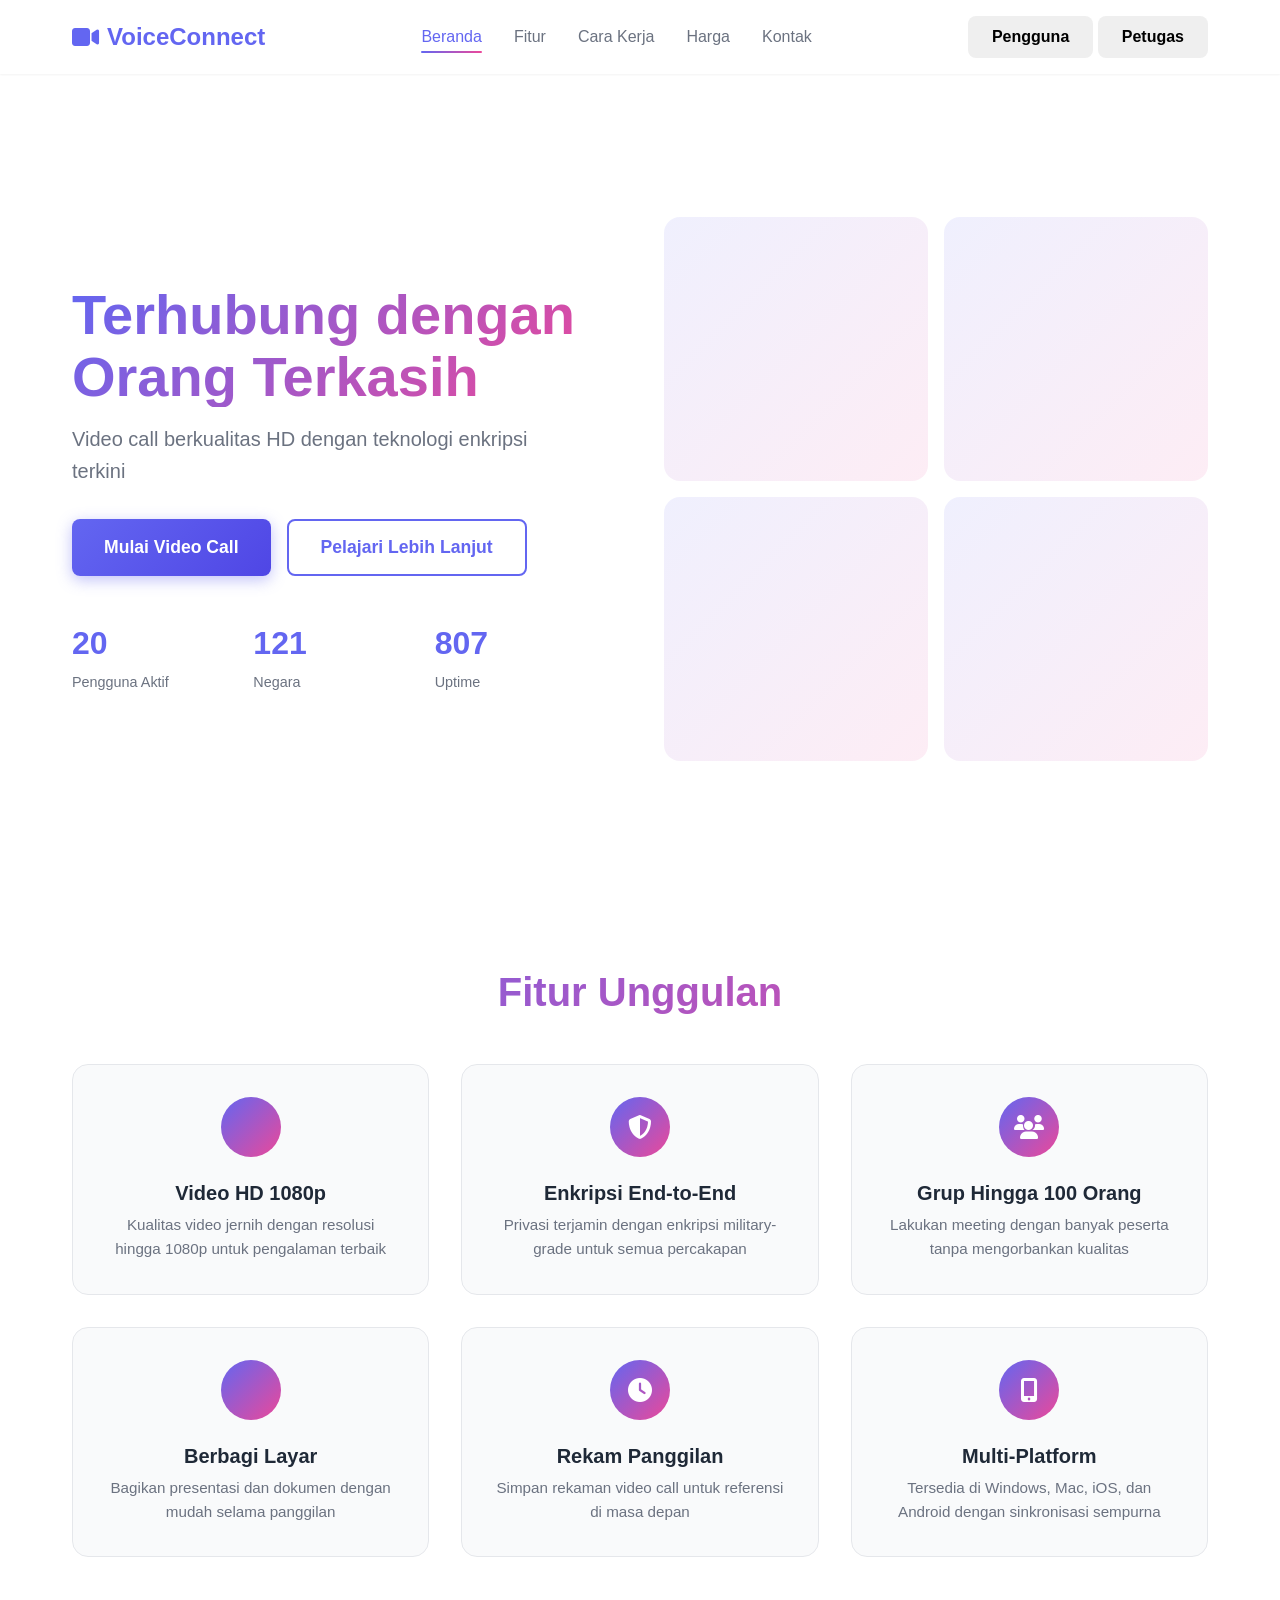
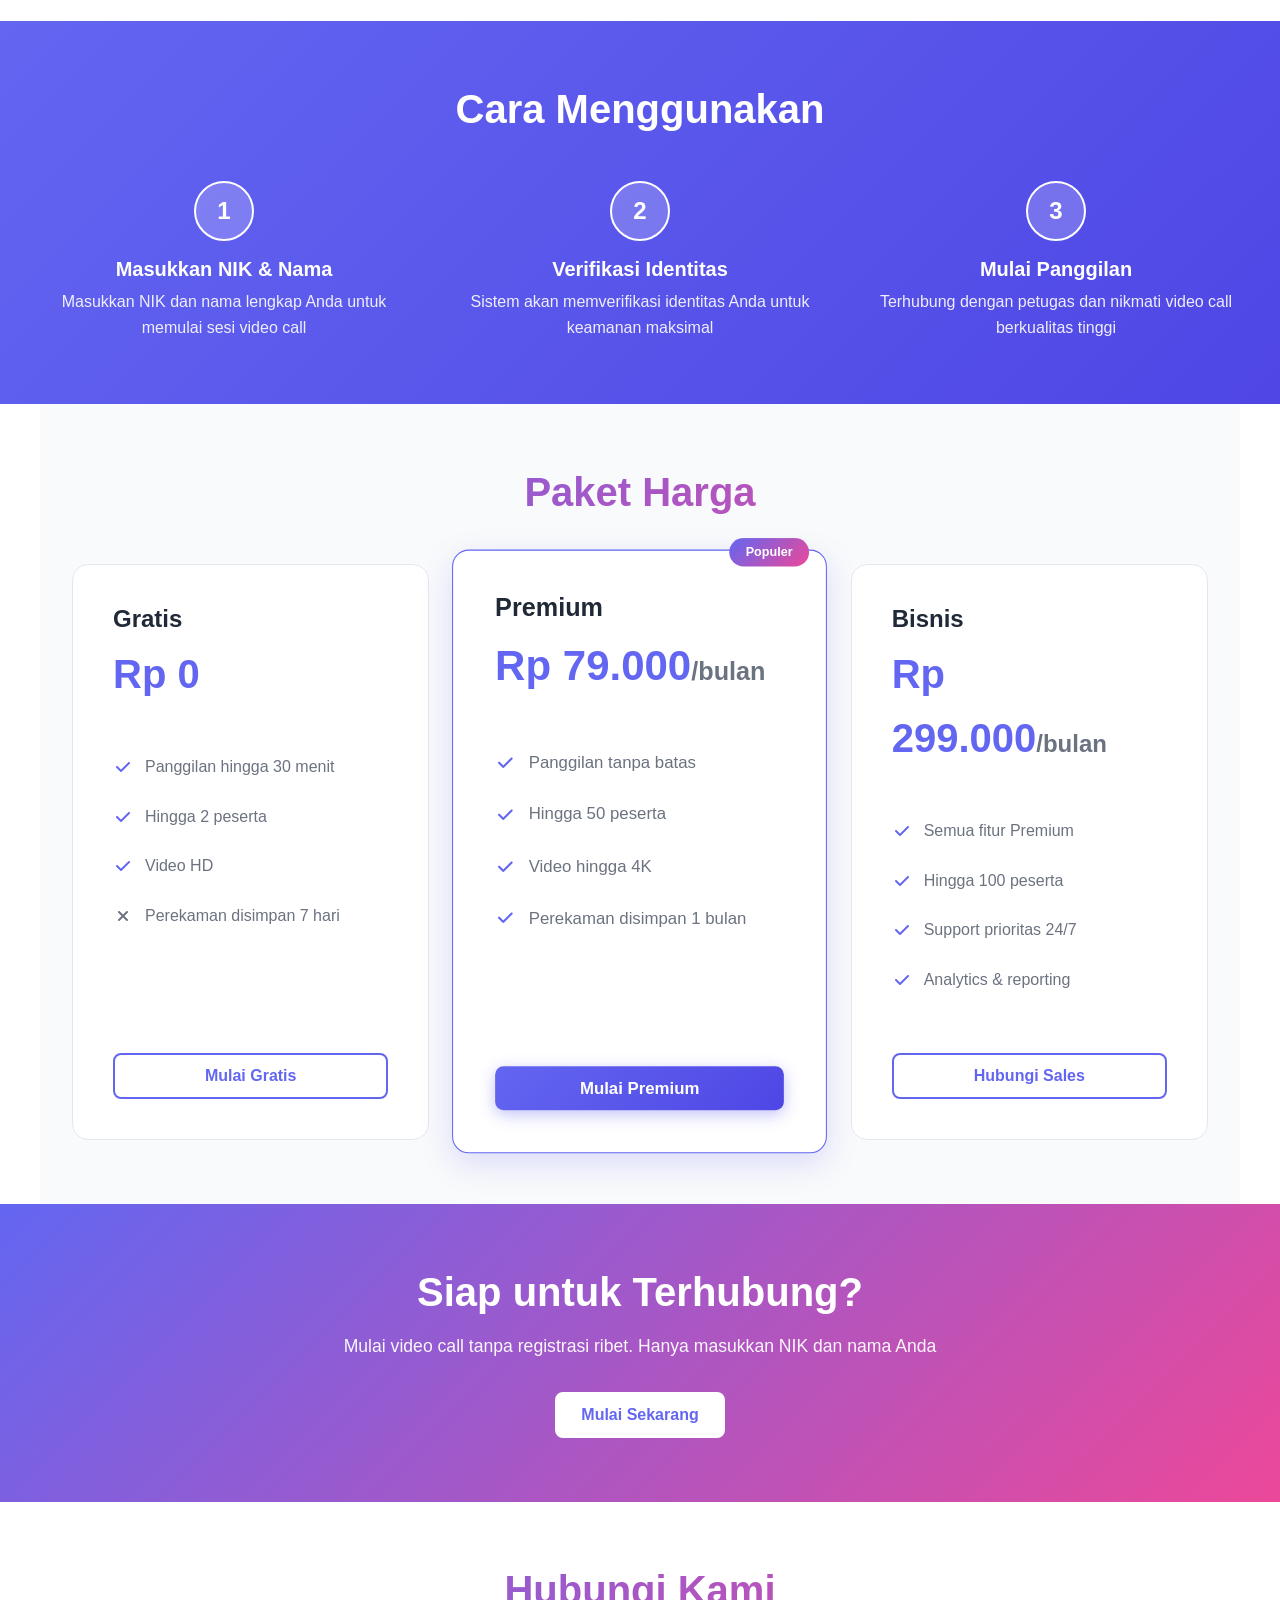
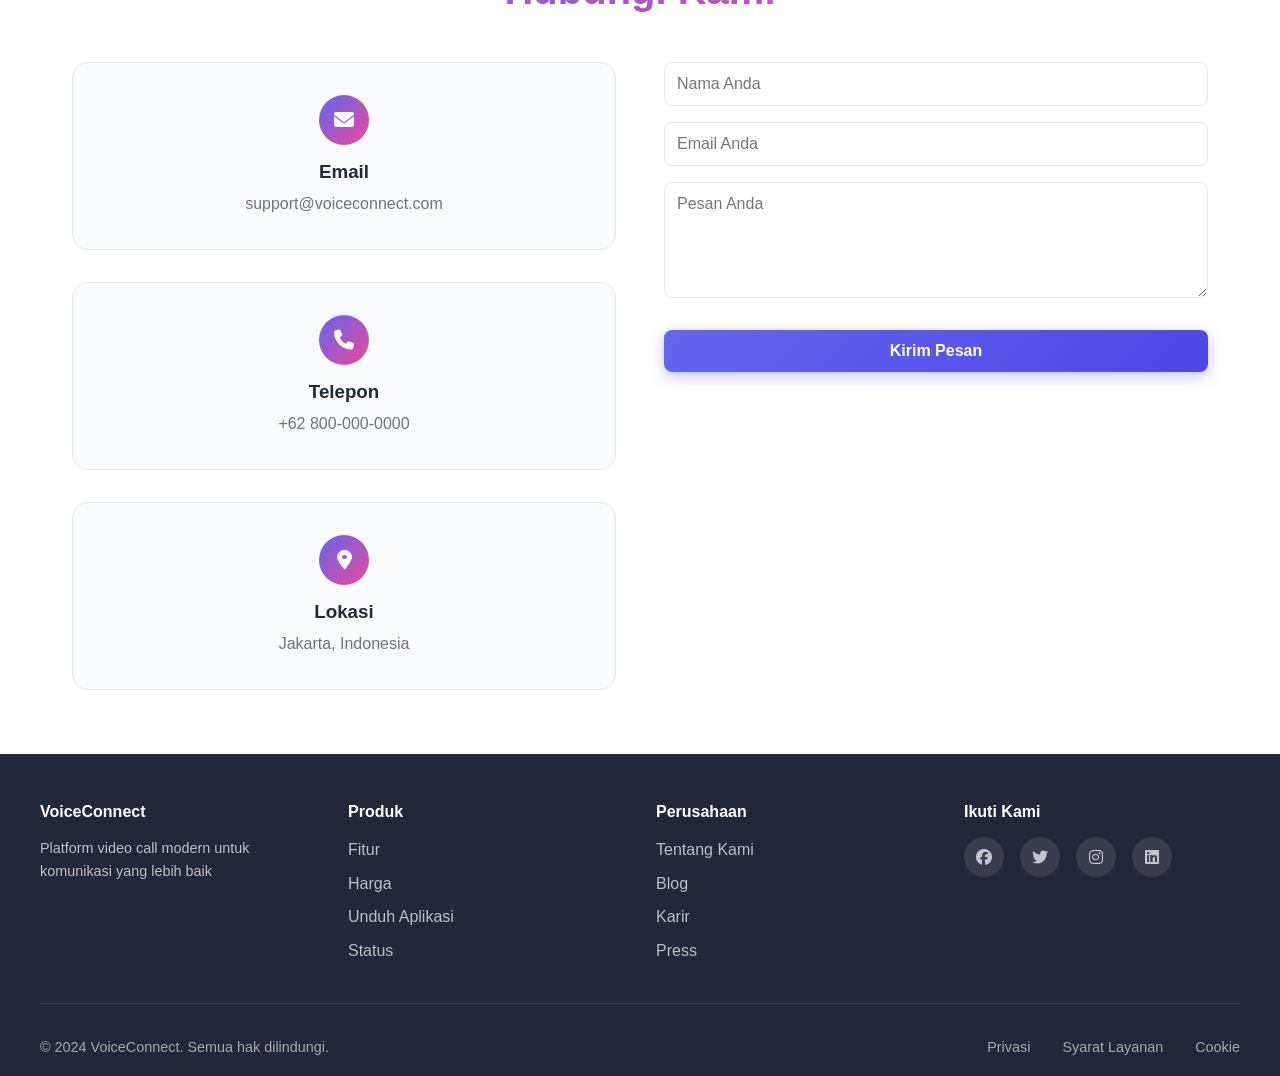
<file: virtual/index.html>
<!DOCTYPE html>
<html lang="id">
<head>
    <meta charset="UTF-8">
    <meta name="viewport" content="width=device-width, initial-scale=1.0">
    <title>VoiceConnect - Video Call Application</title>
    <link rel="stylesheet" href="styles.css">
    <link rel="stylesheet" href="https://cdnjs.cloudflare.com/ajax/libs/font-awesome/6.4.0/css/all.min.css">
</head>
<body>
    <!-- Navigation -->
    <nav class="navbar">
        <div class="nav-container">
            <div class="nav-brand">
                <i class="fas fa-video"></i>
                <span>VoiceConnect</span>
            </div>
            <ul class="nav-menu">
                <li><a href="#home" class="nav-link active">Beranda</a></li>
                <li><a href="#features" class="nav-link">Fitur</a></li>
                <li><a href="#how-it-works" class="nav-link">Cara Kerja</a></li>
                <li><a href="#pricing" class="nav-link">Harga</a></li>
                <li><a href="#contact" class="nav-link">Kontak</a></li>
            </ul>
            <div class="nav-actions">
                <button class="btn btn-primary-nav" onclick="openModal('user')">Pengguna</button>
                <button class="btn btn-secondary-nav" onclick="openModal('officer')">Petugas</button>
            </div>
            <div class="nav-toggle">
                <span></span>
                <span></span>
                <span></span>
            </div>
        </div>
    </nav>

    <!-- Hero Section -->
    <section class="hero" id="home">
        <div class="hero-content">
            <h1 class="hero-title">Terhubung dengan Orang Terkasih</h1>
            <p class="hero-subtitle">Video call berkualitas HD dengan teknologi enkripsi terkini</p>
            <div class="hero-buttons">
                <button class="btn btn-primary" onclick="openModal('user')">Mulai Video Call</button>
                <button class="btn btn-secondary" onclick="document.getElementById('features').scrollIntoView({behavior: 'smooth'})">Pelajari Lebih Lanjut</button>
            </div>
            <div class="hero-stats">
                <div class="stat">
                    <h3>2.5M+</h3>
                    <p>Pengguna Aktif</p>
                </div>
                <div class="stat">
                    <h3>150+</h3>
                    <p>Negara</p>
                </div>
                <div class="stat">
                    <h3>99.9%</h3>
                    <p>Uptime</p>
                </div>
            </div>
        </div>
        <div class="hero-visual">
            <div class="video-preview">
                <div class="video-grid">
                    <div class="video-placeholder"></div>
                    <div class="video-placeholder"></div>
                    <div class="video-placeholder"></div>
                    <div class="video-placeholder"></div>
                </div>
            </div>
        </div>
    </section>

    <!-- Features Section -->
    <section class="features" id="features">
        <h2 class="section-title">Fitur Unggulan</h2>
        <div class="features-grid">
            <div class="feature-card">
                <div class="feature-icon">
                    <i class="fas fa-hd"></i>
                </div>
                <h3>Video HD 1080p</h3>
                <p>Kualitas video jernih dengan resolusi hingga 1080p untuk pengalaman terbaik</p>
            </div>
            <div class="feature-card">
                <div class="feature-icon">
                    <i class="fas fa-shield-alt"></i>
                </div>
                <h3>Enkripsi End-to-End</h3>
                <p>Privasi terjamin dengan enkripsi military-grade untuk semua percakapan</p>
            </div>
            <div class="feature-card">
                <div class="feature-icon">
                    <i class="fas fa-users"></i>
                </div>
                <h3>Grup Hingga 100 Orang</h3>
                <p>Lakukan meeting dengan banyak peserta tanpa mengorbankan kualitas</p>
            </div>
            <div class="feature-card">
                <div class="feature-icon">
                    <i class="fas fa-screen-users"></i>
                </div>
                <h3>Berbagi Layar</h3>
                <p>Bagikan presentasi dan dokumen dengan mudah selama panggilan</p>
            </div>
            <div class="feature-card">
                <div class="feature-icon">
                    <i class="fas fa-clock"></i>
                </div>
                <h3>Rekam Panggilan</h3>
                <p>Simpan rekaman video call untuk referensi di masa depan</p>
            </div>
            <div class="feature-card">
                <div class="feature-icon">
                    <i class="fas fa-mobile-alt"></i>
                </div>
                <h3>Multi-Platform</h3>
                <p>Tersedia di Windows, Mac, iOS, dan Android dengan sinkronisasi sempurna</p>
            </div>
        </div>
    </section>

    <!-- How It Works -->
    <section class="how-it-works" id="how-it-works">
        <h2 class="section-title">Cara Menggunakan</h2>
        <div class="steps-container">
            <div class="step">
                <div class="step-number">1</div>
                <h3>Masukkan NIK & Nama</h3>
                <p>Masukkan NIK dan nama lengkap Anda untuk memulai sesi video call</p>
            </div>
            <div class="step">
                <div class="step-number">2</div>
                <h3>Verifikasi Identitas</h3>
                <p>Sistem akan memverifikasi identitas Anda untuk keamanan maksimal</p>
            </div>
            <div class="step">
                <div class="step-number">3</div>
                <h3>Mulai Panggilan</h3>
                <p>Terhubung dengan petugas dan nikmati video call berkualitas tinggi</p>
            </div>
        </div>
    </section>

    <!-- Pricing Section -->
    <section class="pricing" id="pricing">
        <h2 class="section-title">Paket Harga</h2>
        <div class="pricing-grid">
            <div class="pricing-card">
                <h3>Gratis</h3>
                <p class="price">Rp 0</p>
                <ul class="pricing-features">
                    <li><i class="fas fa-check"></i> Panggilan hingga 30 menit</li>
                    <li><i class="fas fa-check"></i> Hingga 2 peserta</li>
                    <li><i class="fas fa-check"></i> Video HD</li>
                    <li><i class="fas fa-times"></i> Perekaman disimpan 7 hari</li>
                </ul>
                <button class="btn btn-secondary" onclick="openModal('user')">Mulai Gratis</button>
            </div>
            <div class="pricing-card featured">
                <span class="badge">Populer</span>
                <h3>Premium</h3>
                <p class="price">Rp 79.000<span>/bulan</span></p>
                <ul class="pricing-features">
                    <li><i class="fas fa-check"></i> Panggilan tanpa batas</li>
                    <li><i class="fas fa-check"></i> Hingga 50 peserta</li>
                    <li><i class="fas fa-check"></i> Video hingga 4K</li>
                    <li><i class="fas fa-check"></i> Perekaman disimpan 1 bulan</li>
                </ul>
                <button class="btn btn-primary" onclick="openModal('user')">Mulai Premium</button>
            </div>
            <div class="pricing-card">
                <h3>Bisnis</h3>
                <p class="price">Rp 299.000<span>/bulan</span></p>
                <ul class="pricing-features">
                    <li><i class="fas fa-check"></i> Semua fitur Premium</li>
                    <li><i class="fas fa-check"></i> Hingga 100 peserta</li>
                    <li><i class="fas fa-check"></i> Support prioritas 24/7</li>
                    <li><i class="fas fa-check"></i> Analytics & reporting</li>
                </ul>
                <button class="btn btn-secondary" onclick="openModal('user')">Hubungi Sales</button>
            </div>
        </div>
    </section>

    <!-- CTA Section -->
    <section class="cta">
        <div class="cta-content">
            <h2>Siap untuk Terhubung?</h2>
            <p>Mulai video call tanpa registrasi ribet. Hanya masukkan NIK dan nama Anda</p>
            <button class="btn btn-light" onclick="openModal('user')">Mulai Sekarang</button>
        </div>
    </section>

    <!-- Contact Section -->
    <section class="contact" id="contact">
        <h2 class="section-title">Hubungi Kami</h2>
        <div class="contact-container">
            <div class="contact-info">
                <div class="info-card">
                    <div class="info-icon">
                        <i class="fas fa-envelope"></i>
                    </div>
                    <h3>Email</h3>
                    <p>support@voiceconnect.com</p>
                </div>
                <div class="info-card">
                    <div class="info-icon">
                        <i class="fas fa-phone"></i>
                    </div>
                    <h3>Telepon</h3>
                    <p>+62 800-000-0000</p>
                </div>
                <div class="info-card">
                    <div class="info-icon">
                        <i class="fas fa-map-marker-alt"></i>
                    </div>
                    <h3>Lokasi</h3>
                    <p>Jakarta, Indonesia</p>
                </div>
            </div>
            <form class="contact-form" id="contactForm">
                <input type="text" placeholder="Nama Anda" required>
                <input type="email" placeholder="Email Anda" required>
                <textarea placeholder="Pesan Anda" rows="5" required></textarea>
                <button type="submit" class="btn btn-primary">Kirim Pesan</button>
            </form>
        </div>
    </section>

    <!-- Footer -->
    <footer class="footer">
        <div class="footer-content">
            <div class="footer-section">
                <h4>VoiceConnect</h4>
                <p>Platform video call modern untuk komunikasi yang lebih baik</p>
            </div>
            <div class="footer-section">
                <h4>Produk</h4>
                <ul>
                    <li><a href="#features">Fitur</a></li>
                    <li><a href="#pricing">Harga</a></li>
                    <li><a href="#">Unduh Aplikasi</a></li>
                    <li><a href="#">Status</a></li>
                </ul>
            </div>
            <div class="footer-section">
                <h4>Perusahaan</h4>
                <ul>
                    <li><a href="#">Tentang Kami</a></li>
                    <li><a href="#">Blog</a></li>
                    <li><a href="#">Karir</a></li>
                    <li><a href="#">Press</a></li>
                </ul>
            </div>
            <div class="footer-section">
                <h4>Ikuti Kami</h4>
                <div class="social-links">
                    <a href="#" title="Facebook"><i class="fab fa-facebook"></i></a>
                    <a href="#" title="Twitter"><i class="fab fa-twitter"></i></a>
                    <a href="#" title="Instagram"><i class="fab fa-instagram"></i></a>
                    <a href="#" title="LinkedIn"><i class="fab fa-linkedin"></i></a>
                </div>
            </div>
        </div>
        <div class="footer-bottom">
            <p>&copy; 2024 VoiceConnect. Semua hak dilindungi.</p>
            <div class="footer-links">
                <a href="#">Privasi</a>
                <a href="#">Syarat Layanan</a>
                <a href="#">Cookie</a>
            </div>
        </div>
    </footer>

    <!-- Modal untuk Login Pengguna -->
    <div id="userModal" class="modal">
        <div class="modal-content">
            <span class="close" onclick="closeModal('user')">&times;</span>
            <div class="modal-header">
                <i class="fas fa-user"></i>
                <h2>Masuk sebagai Pengguna</h2>
            </div>
            <form class="modal-form" id="userLoginForm" onsubmit="handleUserLogin(event)">
                <div class="form-group">
                    <label for="userNik">NIK (Nomor Induk Kependudukan) <span class="required">*</span></label>
                    <input 
                        type="text" 
                        id="userNik" 
                        name="userNik"
                        placeholder="Masukkan 16 digit NIK" 
                        maxlength="16"
                        required
                    >
                    <small>Masukkan 16 digit angka dari KTP Anda</small>
                </div>
                
                <div class="form-group">
                    <label for="userName">Nama Lengkap <span class="required">*</span></label>
                    <input 
                        type="text" 
                        id="userName" 
                        name="userName"
                        placeholder="Masukkan nama lengkap Anda" 
                        required
                    >
                    <small>Nama yang akan ditampilkan saat video call</small>
                </div>

                <div class="form-options">
                    <label class="checkbox-label">
                        <input type="checkbox" name="camera" checked>
                        Aktifkan kamera
                    </label>
                    <label class="checkbox-label">
                        <input type="checkbox" name="microphone" checked>
                        Aktifkan mikrofon
                    </label>
                </div>

                <button type="submit" class="btn btn-primary btn-large">Masuk ke Video Call</button>
                <p class="form-note">NIK dan nama akan digunakan untuk verifikasi keamanan</p>
            </form>
        </div>
    </div>

    <!-- Modal untuk Login Petugas -->
    <div id="officerModal" class="modal">
        <div class="modal-content">
            <span class="close" onclick="closeModal('officer')">&times;</span>
            <div class="modal-header">
                <i class="fas fa-user-tie"></i>
                <h2>Masuk sebagai Petugas</h2>
            </div>
            <form class="modal-form" id="officerLoginForm" onsubmit="handleOfficerLogin(event)">
                <div class="form-group">
                    <label for="officerUserId">User ID <span class="required">*</span></label>
                    <input 
                        type="text" 
                        id="officerUserId" 
                        name="officerUserId"
                        placeholder="Masukkan User ID Anda" 
                        required
                    >
                    <small>User ID unik dari sistem</small>
                </div>

                <div class="form-group">
                    <label for="officerPassword">Password <span class="required">*</span></label>
                    <div class="password-input-group">
                        <input 
                            type="password" 
                            id="officerPassword" 
                            name="officerPassword"
                            placeholder="Masukkan password Anda" 
                            required
                        >
                        <button type="button" class="password-toggle" onclick="togglePasswordVisibility()">
                            <i class="fas fa-eye"></i>
                        </button>
                    </div>
                    <small>Password petugas yang aman</small>
                </div>

                <div class="form-options">
                    <label class="checkbox-label">
                        <input type="checkbox" name="camera" checked>
                        Aktifkan kamera
                    </label>
                    <label class="checkbox-label">
                        <input type="checkbox" name="microphone" checked>
                        Aktifkan mikrofon
                    </label>
                </div>

                <button type="submit" class="btn btn-primary btn-large">Masuk Dashboard Petugas</button>
                <p class="form-note">Hanya untuk petugas terdaftar. Data Anda dilindungi dengan aman.</p>
            </form>
        </div>
    </div>

    <script src="script.js"></script>
</body>
</html>
</file>
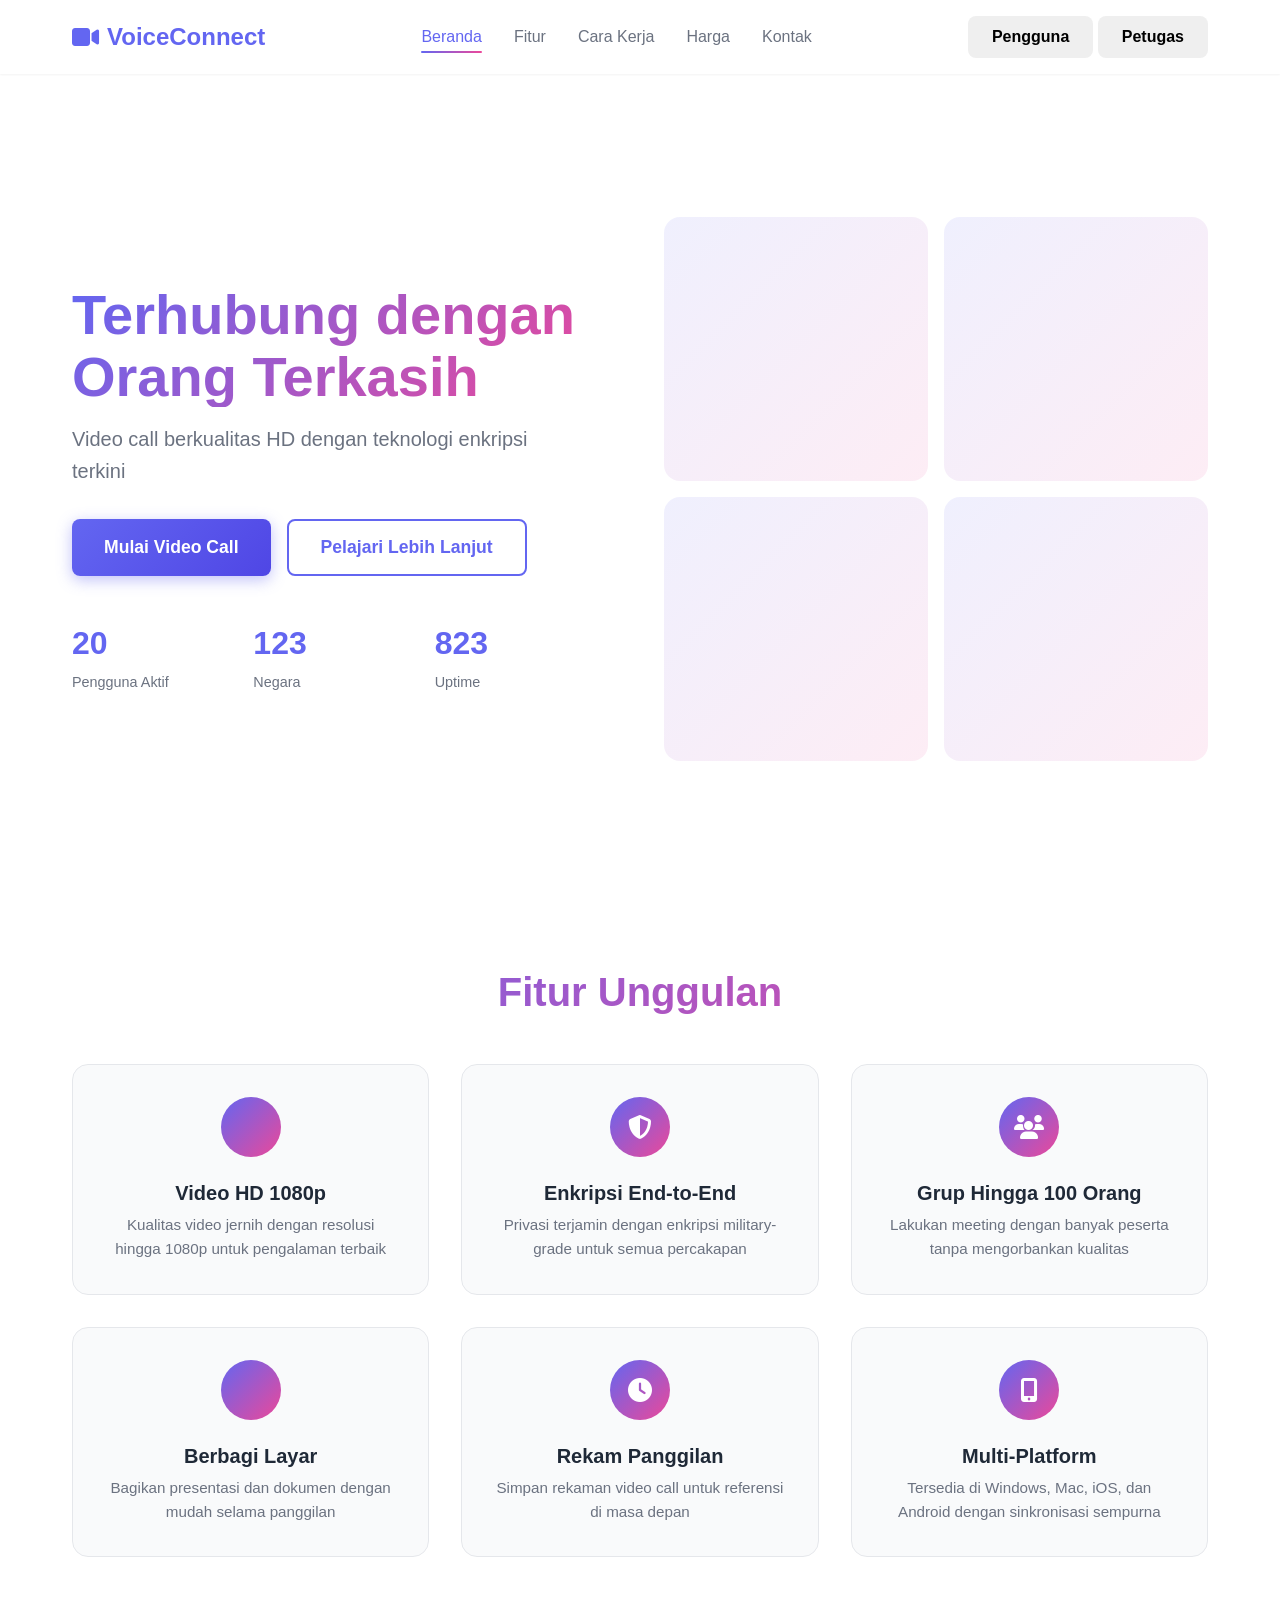
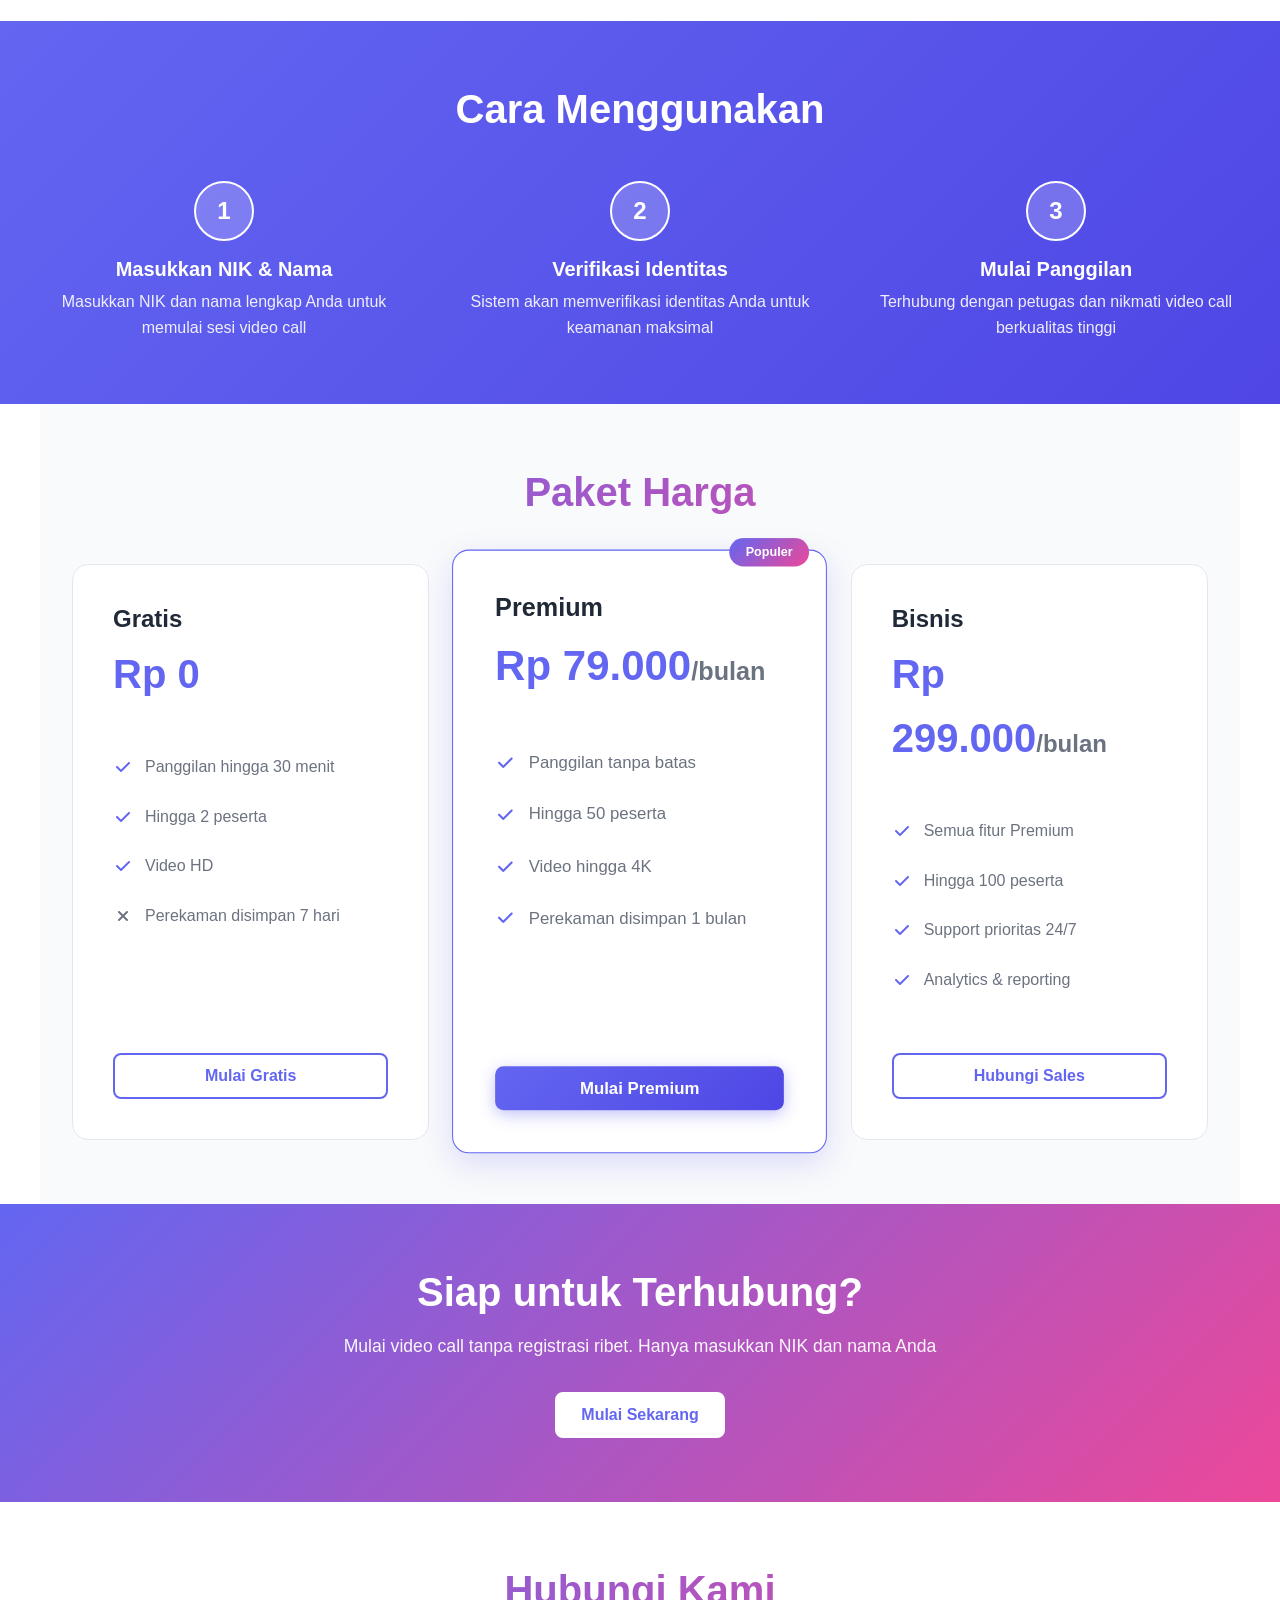
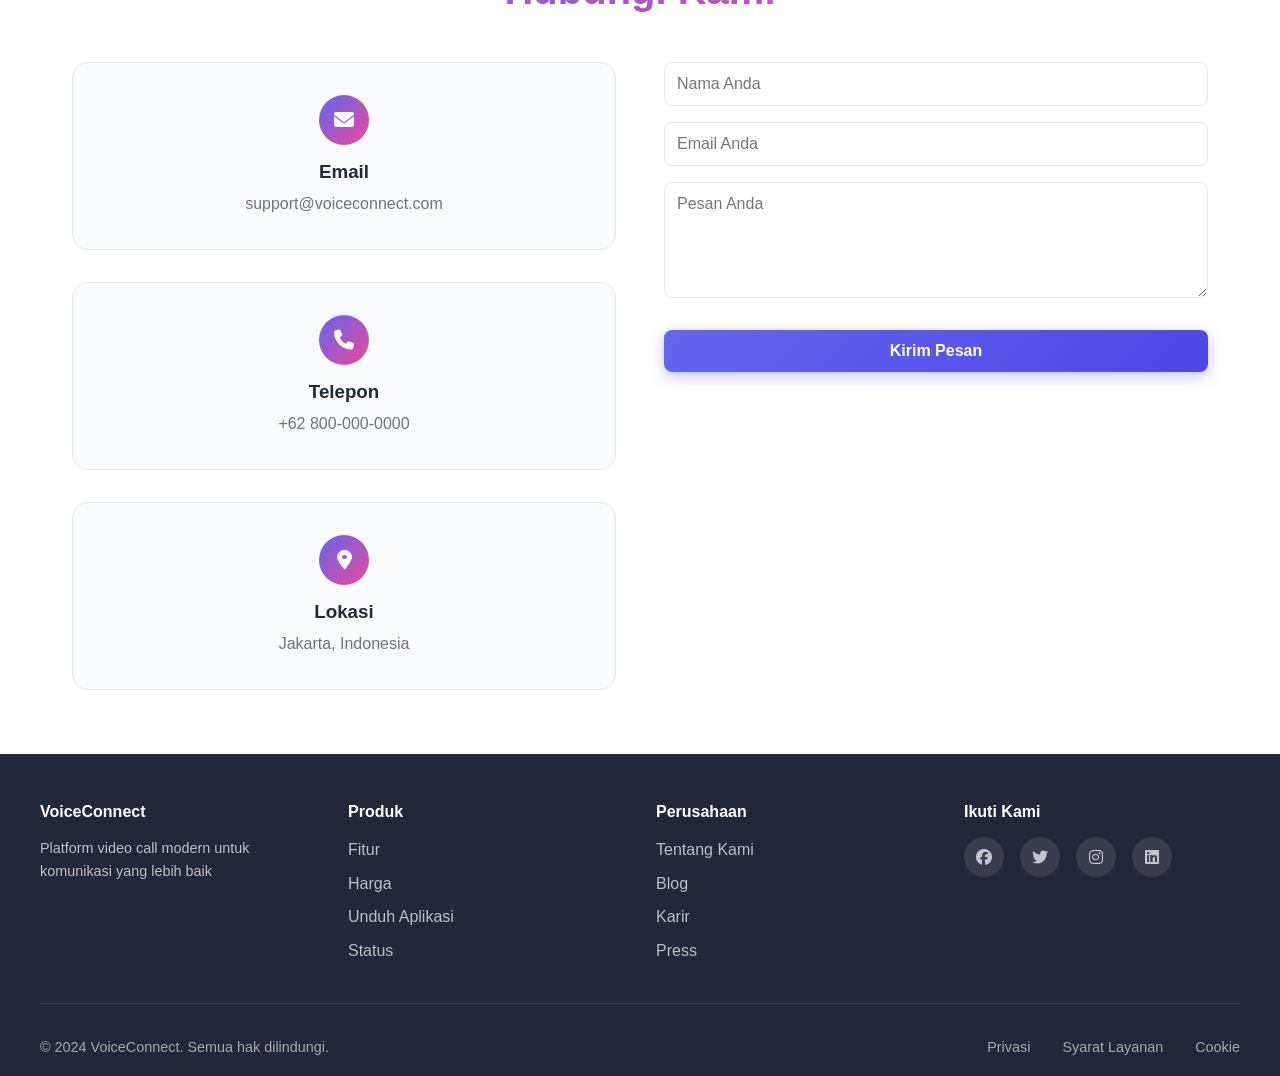
<file: virtual/officer-dashboard.html>
<!DOCTYPE html>
<html lang="id">
<head>
    <meta charset="UTF-8">
    <meta name="viewport" content="width=device-width, initial-scale=1.0">
    <title>Dashboard Petugas - VoiceConnect</title>
    <link rel="stylesheet" href="https://cdnjs.cloudflare.com/ajax/libs/font-awesome/6.4.0/css/all.min.css">
    <style>
        * {
            margin: 0;
            padding: 0;
            box-sizing: border-box;
        }

        body {
            font-family: -apple-system, BlinkMacSystemFont, 'Segoe UI', Roboto, 'Helvetica Neue', Arial, sans-serif;
            background: #1a1a1a;
            color: white;
            overflow: hidden;
        }

        .dashboard {
            display: grid;
            grid-template-columns: 1fr 350px;
            grid-template-rows: auto 1fr auto;
            height: 100vh;
            gap: 0;
            background: #000;
        }

        .header {
            grid-column: 1 / 3;
            background: linear-gradient(to right, rgba(99, 102, 241, 0.1), rgba(236, 72, 153, 0.1));
            border-bottom: 1px solid rgba(255, 255, 255, 0.1);
            padding: 1rem 1.5rem;
            display: flex;
            justify-content: space-between;
            align-items: center;
        }

        .status-badge {
            display: flex;
            align-items: center;
            gap: 0.5rem;
            background: rgba(16, 185, 129, 0.2);
            padding: 0.5rem 1rem;
            border-radius: 20px;
            font-size: 0.85rem;
        }

        .status-dot {
            width: 8px;
            height: 8px;
            border-radius: 50%;
            background: #10b981;
            animation: pulse 2s infinite;
        }

        @keyframes pulse {
            0%, 100% { opacity: 1; }
            50% { opacity: 0.5; }
        }

        .call-timer {
            background: rgba(0, 0, 0, 0.4);
            padding: 0.5rem 1rem;
            border-radius: 0.5rem;
            font-family: 'Courier New', monospace;
            font-weight: 600;
            font-size: 0.9rem;
        }

        .main-content {
            grid-column: 1;
            grid-row: 2;
            display: grid;
            grid-template-columns: 1fr 1fr;
            gap: 1rem;
            padding: 1.5rem;
        }

        .video-frame {
            background: linear-gradient(135deg, rgba(99, 102, 241, 0.1), rgba(236, 72, 153, 0.1));
            border-radius: 1rem;
            border: 1px solid rgba(255, 255, 255, 0.1);
            display: flex;
            flex-direction: column;
            overflow: hidden;
        }

        .video-feed {
            flex: 1;
            display: flex;
            align-items: center;
            justify-content: center;
            background: rgba(0, 0, 0, 0.3);
        }

        .video-placeholder {
            display: flex;
            flex-direction: column;
            align-items: center;
            justify-content: center;
            gap: 1rem;
            text-align: center;
        }

        .video-icon {
            font-size: 3rem;
            opacity: 0.3;
        }

        .video-status {
            font-size: 1rem;
            opacity: 0.5;
        }

        .user-info-section {
            padding: 1rem;
            background: rgba(0, 0, 0, 0.5);
            display: flex;
            align-items: center;
            gap: 0.75rem;
        }

        .user-avatar {
            width: 50px;
            height: 50px;
            border-radius: 50%;
            background: linear-gradient(135deg, #6366f1, #ec4899);
            display: flex;
            align-items: center;
            justify-content: center;
            font-weight: bold;
            flex-shrink: 0;
        }

        .user-details h4 {
            margin: 0;
            font-size: 0.95rem;
            font-weight: 600;
        }

        .user-details p {
            margin: 0.25rem 0 0;
            font-size: 0.8rem;
            opacity: 0.6;
        }

        .sidebar {
            grid-column: 2;
            grid-row: 2;
            background: rgba(255, 255, 255, 0.03);
            border-left: 1px solid rgba(255, 255, 255, 0.1);
            padding: 1.5rem;
            overflow-y: auto;
        }

        .sidebar-section h3 {
            font-size: 0.85rem;
            text-transform: uppercase;
            opacity: 0.6;
            margin-bottom: 0.75rem;
        }

        .call-info {
            background: rgba(99, 102, 241, 0.1);
            padding: 1rem;
            border-radius: 0.75rem;
            border: 1px solid rgba(99, 102, 241, 0.2);
            margin-bottom: 1.5rem;
        }

        .call-info-item {
            margin-bottom: 0.75rem;
        }

        .call-info-label {
            font-size: 0.75rem;
            opacity: 0.6;
            text-transform: uppercase;
        }

        .call-info-value {
            font-size: 0.9rem;
            font-weight: 600;
        }

        .controls {
            grid-column: 1 / 3;
            grid-row: 3;
            background: linear-gradient(180deg, transparent, rgba(0,0,0,0.8));
            display: flex;
            justify-content: center;
            align-items: center;
            gap: 1.5rem;
            padding: 2rem 1.5rem;
        }

        .control-btn {
            width: 60px;
            height: 60px;
            border-radius: 50%;
            border: none;
            cursor: pointer;
            display: flex;
            align-items: center;
            justify-content: center;
            font-size: 1.5rem;
            transition: all 0.3s ease;
            color: white;
        }

        .control-btn.primary {
            background: linear-gradient(135deg, #6366f1, #4f46e5);
        }

        .control-btn.primary:hover {
            transform: scale(1.1);
            box-shadow: 0 0 20px rgba(99, 102, 241, 0.5);
        }

        .control-btn.primary.off {
            background: #ef4444;
        }

        .control-btn.end {
            background: #ef4444;
            width: 70px;
            height: 70px;
            font-size: 1.8rem;
        }

        .control-btn.end:hover {
            background: #dc2626;
        }

        @media (max-width: 768px) {
            .dashboard {
                grid-template-columns: 1fr;
            }

            .sidebar {
                display: none;
            }

            .main-content {
                grid-column: 1;
                grid-template-columns: 1fr;
            }

            .header {
                grid-column: 1;
                flex-direction: column;
                gap: 1rem;
            }

            .controls {
                grid-column: 1;
            }

            .control-btn {
                width: 50px;
                height: 50px;
                font-size: 1.2rem;
            }

            .control-btn.end {
                width: 55px;
                height: 55px;
            }
        }
    </style>
</head>
<body>
    <div class="dashboard">
        <!-- Header -->
        <div class="header">
            <div>
                <div style="font-size: 1.2rem; font-weight: 600;">Dashboard Petugas</div>
                <div style="font-size: 0.85rem; opacity: 0.7;" id="officerUserDisplay">Petugas</div>
            </div>
            <div style="display: flex; gap: 1rem; align-items: center;">
                <div class="status-badge">
                    <span class="status-dot"></span>
                    <span id="statusText">Siap</span>
                </div>
                <div class="call-timer" id="callTimer">00:00</div>
            </div>
        </div>

        <!-- Main Content -->
        <div class="main-content">
            <!-- Officer Video -->
            <div class="video-frame">
                <div class="video-feed">
                    <div class="video-placeholder">
                        <div class="video-icon"><i class="fas fa-user-tie"></i></div>
                        <div class="video-status">Video Anda</div>
                    </div>
                </div>
                <div class="user-info-section">
                    <div class="user-avatar" id="officerAvatar">P</div>
                    <div class="user-details">
                        <h4 id="officerUser">Petugas</h4>
                        <p id="officerId">ID</p>
                    </div>
                </div>
            </div>

            <!-- User Video -->
            <div class="video-frame">
                <div class="video-feed">
                    <div class="video-placeholder">
                        <div class="video-icon"><i class="fas fa-user"></i></div>
                        <div class="video-status" id="userVideoStatus">Menunggu Pengguna...</div>
                    </div>
                </div>
                <div class="user-info-section">
                    <div class="user-avatar" id="userAvatar">-</div>
                    <div class="user-details">
                        <h4 id="userName">-</h4>
                        <p id="userNik">-</p>
                    </div>
                </div>
            </div>
        </div>

        <!-- Sidebar -->
        <div class="sidebar">
            <div class="sidebar-section">
                <h3>Info Panggilan</h3>
                <div class="call-info">
                    <div class="call-info-item">
                        <div class="call-info-label">Status</div>
                        <div class="call-info-value" id="callStatus">Menunggu</div>
                    </div>
                    <div class="call-info-item">
                        <div class="call-info-label">Durasi</div>
                        <div class="call-info-value" id="callDuration">00:00</div>
                    </div>
                </div>
            </div>
        </div>

        <!-- Controls -->
        <div class="controls">
            <button class="control-btn primary" id="micBtn" onclick="toggleMicrophone()">
                <i class="fas fa-microphone"></i>
            </button>
            <button class="control-btn primary" id="cameraBtn" onclick="toggleCamera()">
                <i class="fas fa-video"></i>
            </button>
            <button class="control-btn end" onclick="endCall()">
                <i class="fas fa-phone-slash"></i>
            </button>
        </div>
    </div>

    <script>
        let callStartTime = null;
        let callTimer = null;
        let userConnected = false;

        // ==================== Initialize ====================
        document.addEventListener('DOMContentLoaded', function() {
            console.log('Officer dashboard loaded');
            initializeDashboard();
            checkUserConnection();
        });

        // ==================== Initialize Dashboard ====================
        function initializeDashboard() {
            const officerInfo = JSON.parse(localStorage.getItem('voiceconnect_officer'));
            if (!officerInfo) {
                window.location.href = 'index.html';
                return;
            }

            const avatar = officerInfo.userId.charAt(0).toUpperCase();
            document.getElementById('officerAvatar').textContent = avatar;
            document.getElementById('officerUser').textContent = officerInfo.userId;
            document.getElementById('officerId').textContent = officerInfo.userId;
            document.getElementById('officerUserDisplay').textContent = officerInfo.userId;

            console.log('Officer info loaded:', officerInfo.userId);
        }

        // ==================== Check User Connection ====================
        function checkUserConnection() {
            const checkInterval = setInterval(() => {
                const userInfo = JSON.parse(localStorage.getItem('voiceconnect_user'));
                if (userInfo) {
                    clearInterval(checkInterval);
                    connectUser(userInfo);
                }
            }, 500);

            setTimeout(() => clearInterval(checkInterval), 15000);
        }

        // ==================== Connect User ====================
        function connectUser(userInfo) {
            userConnected = true;
            
            const avatar = userInfo.name.charAt(0).toUpperCase();
            document.getElementById('userAvatar').textContent = avatar;
            document.getElementById('userName').textContent = userInfo.name;
            document.getElementById('userNik').textContent = userInfo.nik;
            document.getElementById('userVideoStatus').textContent = 'Pengguna Terhubung';
            document.getElementById('statusText').textContent = 'Aktif';
            document.getElementById('callStatus').textContent = 'Aktif';
            
            startCallTimer();
            console.log('User connected:', userInfo.name);
        }

        // ==================== Call Timer ====================
        function startCallTimer() {
            callStartTime = Date.now();
            callTimer = setInterval(() => {
                const elapsed = Math.floor((Date.now() - callStartTime) / 1000);
                const mins = Math.floor(elapsed / 60);
                const secs = elapsed % 60;
                const timeStr = `${String(mins).padStart(2, '0')}:${String(secs).padStart(2, '0')}`;
                
                document.getElementById('callTimer').textContent = timeStr;
                document.getElementById('callDuration').textContent = timeStr;
            }, 1000);
        }

        // ==================== Toggle Microphone ====================
        function toggleMicrophone() {
            document.getElementById('micBtn').classList.toggle('off');
            console.log('Microphone toggled');
        }

        // ==================== Toggle Camera ====================
        function toggleCamera() {
            document.getElementById('cameraBtn').classList.toggle('off');
            console.log('Camera toggled');
        }

        // ==================== End Call ====================
        function endCall() {
            if (confirm('Akhiri panggilan?')) {
                clearInterval(callTimer);
                localStorage.removeItem('voiceconnect_officer');
                localStorage.removeItem('voiceconnect_user');
                window.location.href = 'index.html';
            }
        }
    </script>
</body>
</html>
</file>
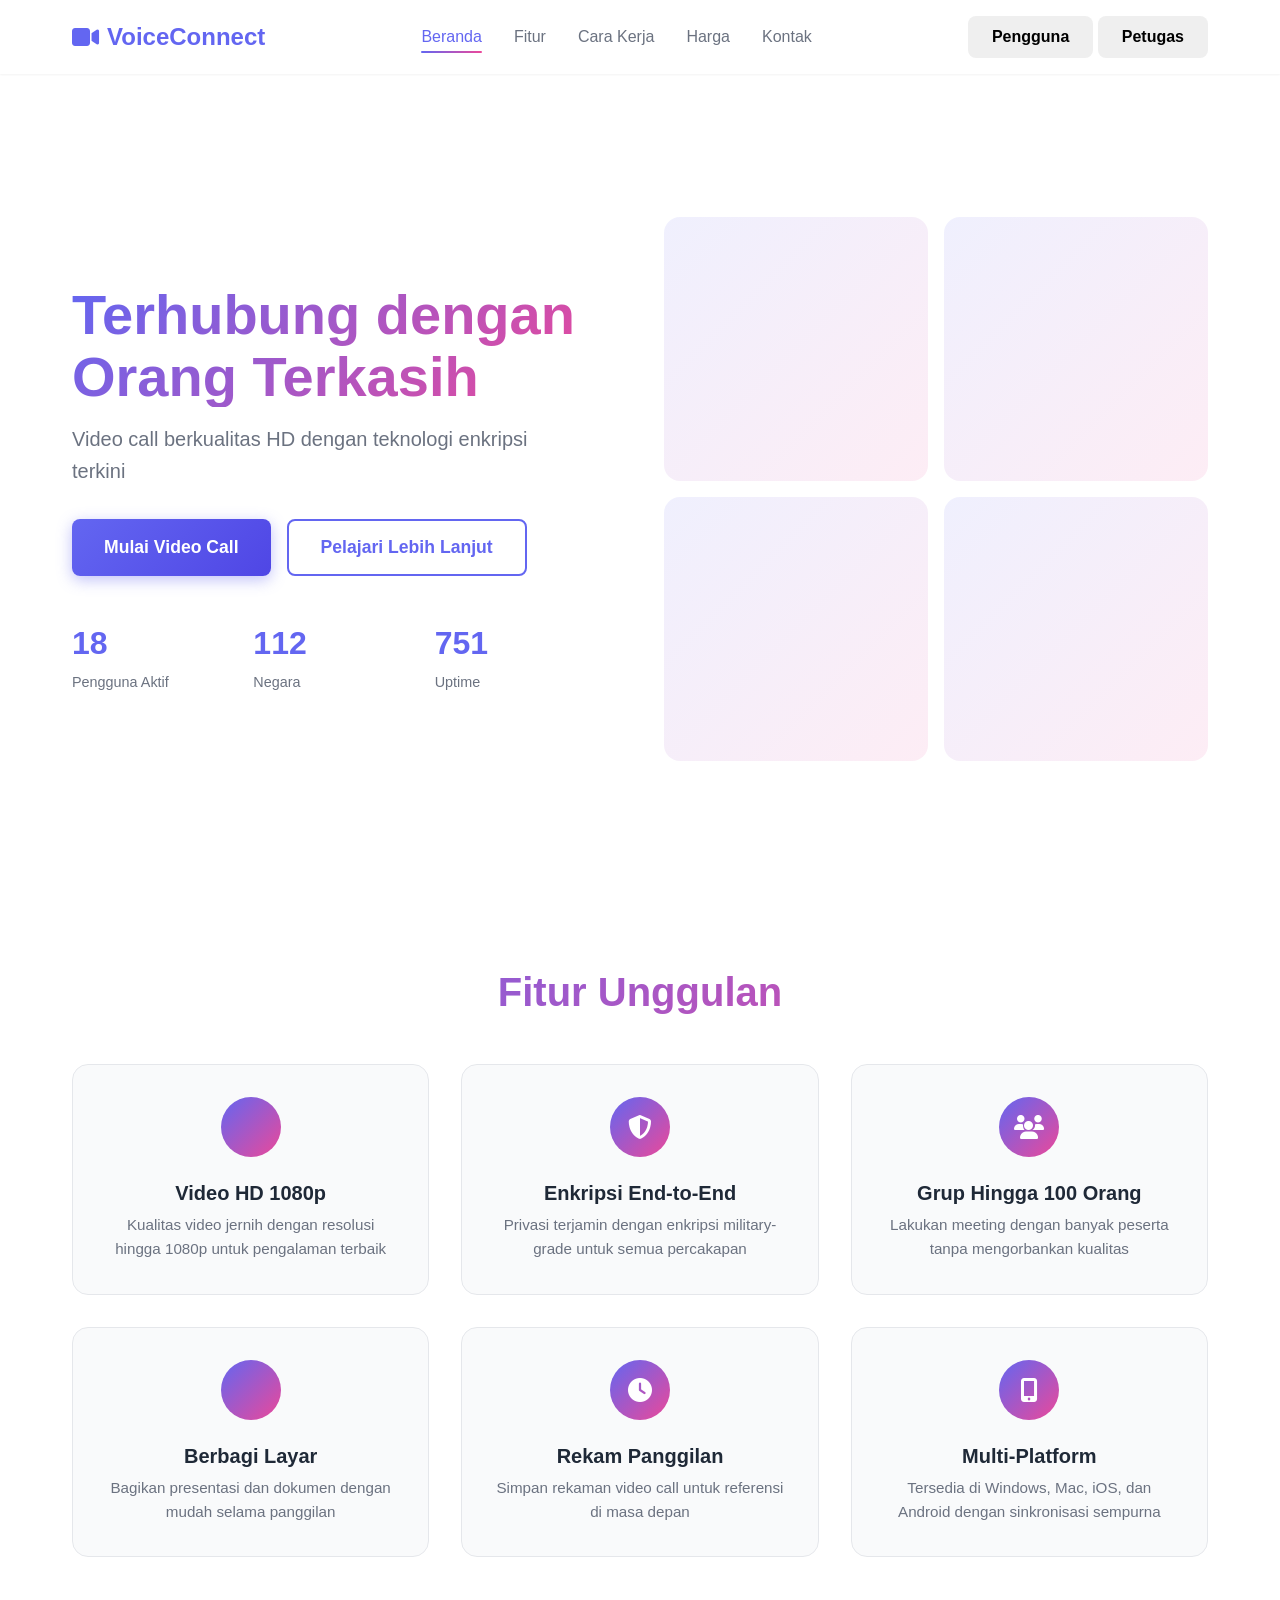
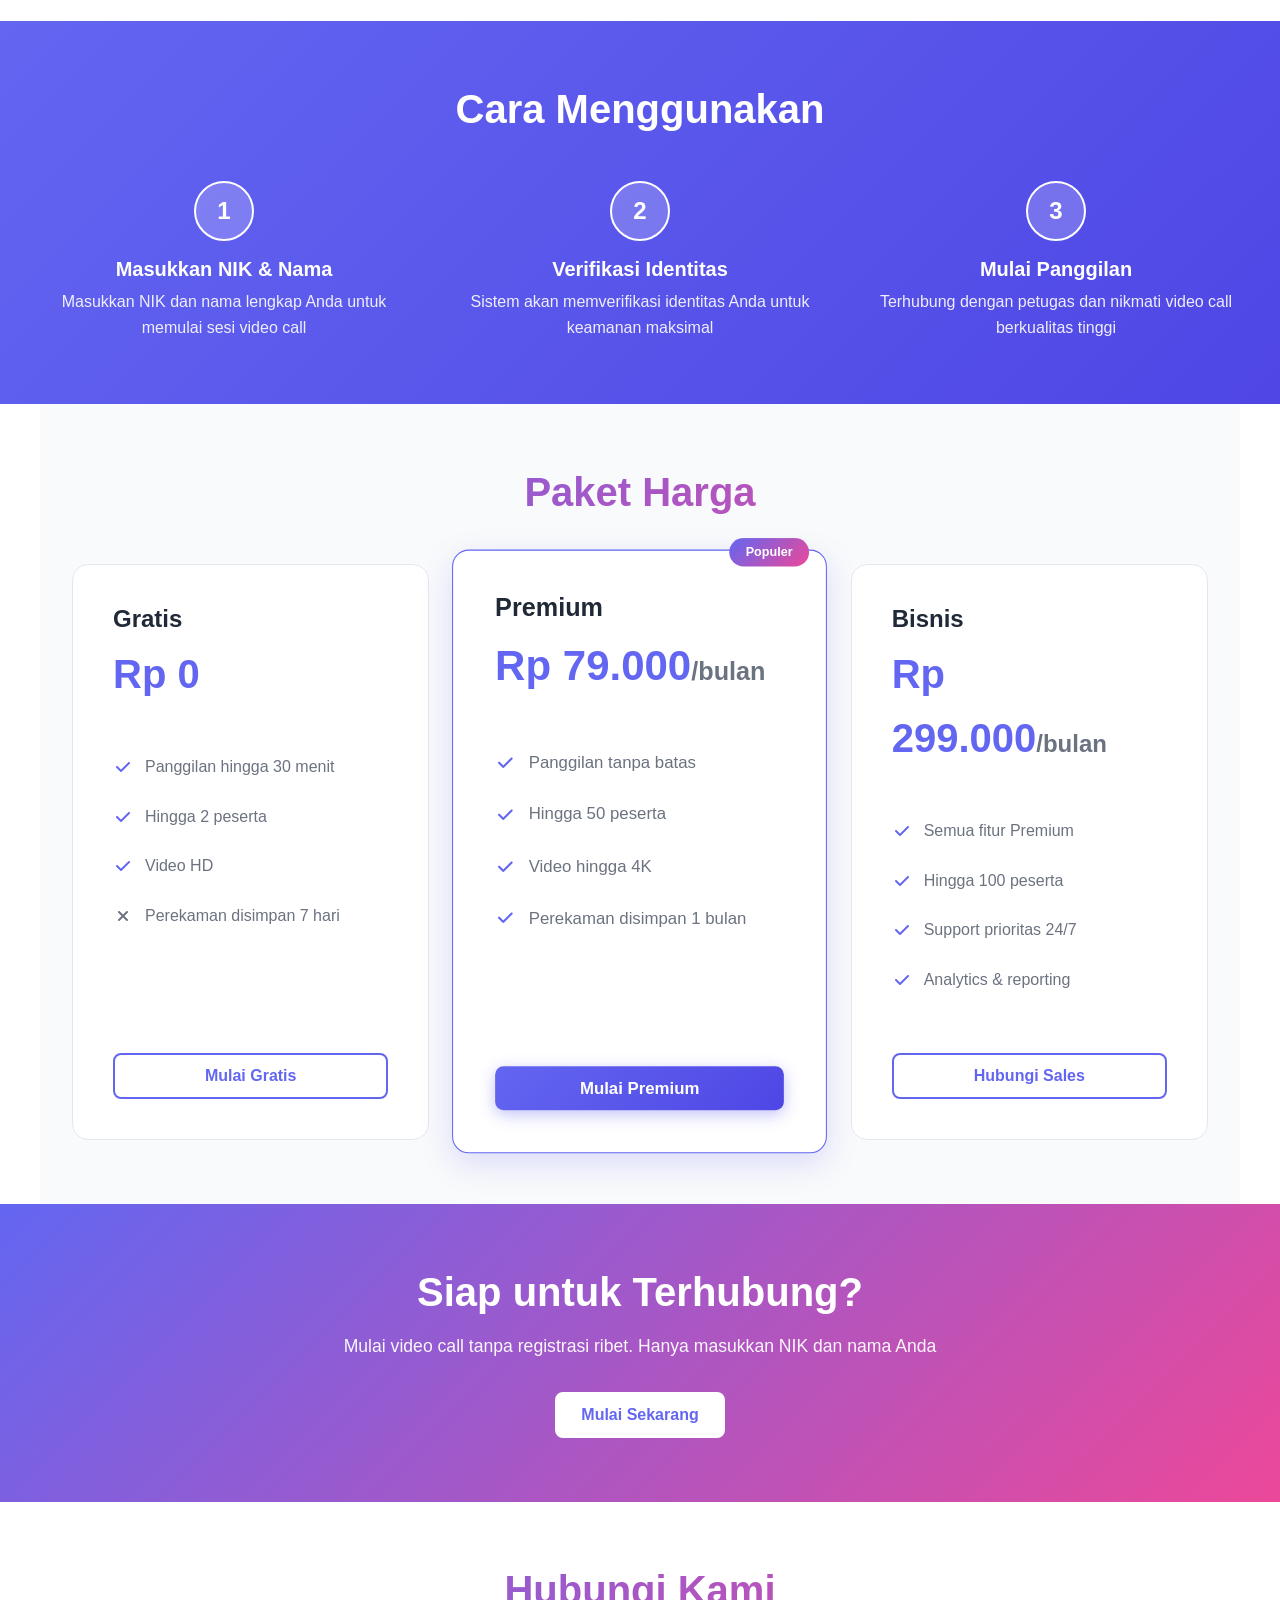
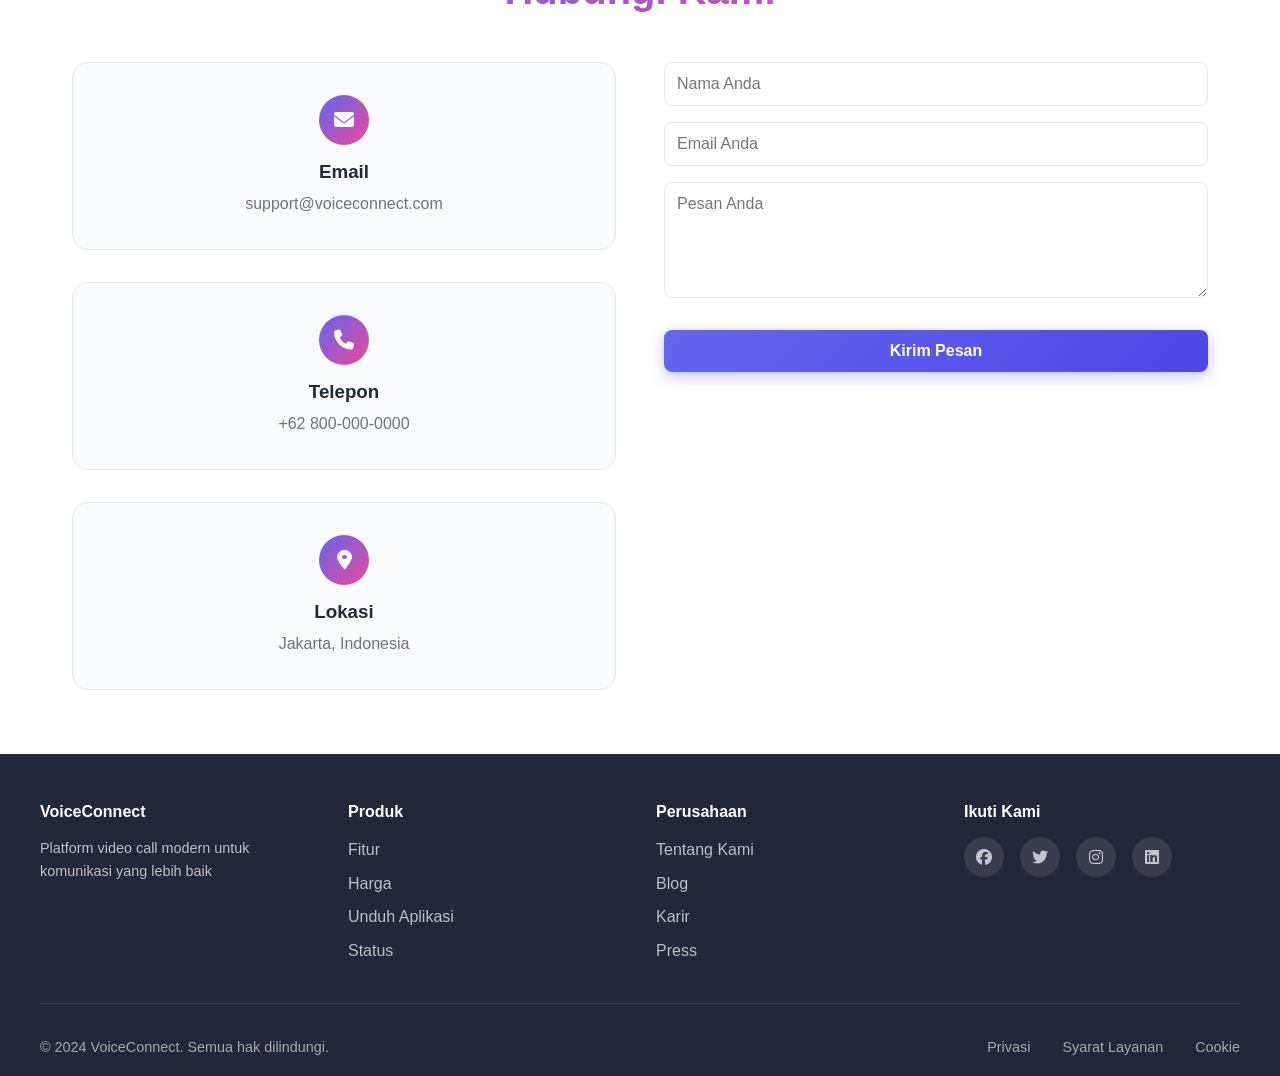
<file: virtual/user-video.html>
<!DOCTYPE html>
<html lang="id">
<head>
    <meta charset="UTF-8">
    <meta name="viewport" content="width=device-width, initial-scale=1.0">
    <title>Video Call Pengguna - VoiceConnect</title>
    <link rel="stylesheet" href="https://cdnjs.cloudflare.com/ajax/libs/font-awesome/6.4.0/css/all.min.css">
    <style>
        * {
            margin: 0;
            padding: 0;
            box-sizing: border-box;
        }

        body {
            font-family: -apple-system, BlinkMacSystemFont, 'Segoe UI', Roboto, 'Helvetica Neue', Arial, sans-serif;
            background: #1a1a1a;
            color: white;
            overflow: hidden;
        }

        .video-container {
            display: grid;
            grid-template-columns: 1fr 300px;
            grid-template-rows: 1fr auto;
            height: 100vh;
            gap: 0;
            background: #000;
        }

        .main-video {
            grid-column: 1;
            grid-row: 1 / 3;
            background: linear-gradient(135deg, rgba(99, 102, 241, 0.1), rgba(236, 72, 153, 0.1));
            display: flex;
            flex-direction: column;
            position: relative;
            overflow: hidden;
        }

        .video-feed {
            flex: 1;
            display: flex;
            align-items: center;
            justify-content: center;
        }

        .video-placeholder {
            width: 100%;
            height: 100%;
            display: flex;
            align-items: center;
            justify-content: center;
            flex-direction: column;
            background: rgba(0, 0, 0, 0.3);
        }

        .video-icon {
            font-size: 5rem;
            opacity: 0.2;
            margin-bottom: 2rem;
        }

        .video-status {
            font-size: 1.5rem;
            opacity: 0.5;
        }

        .remote-video {
            grid-column: 2;
            grid-row: 1;
            background: linear-gradient(135deg, rgba(99, 102, 241, 0.2), rgba(236, 72, 153, 0.2));
            display: flex;
            flex-direction: column;
            border-left: 1px solid rgba(255, 255, 255, 0.1);
            border-bottom: 1px solid rgba(255, 255, 255, 0.1);
            overflow: hidden;
        }

        .remote-video-placeholder {
            flex: 1;
            display: flex;
            align-items: center;
            justify-content: center;
            flex-direction: column;
            background: rgba(0, 0, 0, 0.5);
        }

        .remote-icon {
            font-size: 2.5rem;
            opacity: 0.2;
            margin-bottom: 1rem;
        }

        .remote-status {
            font-size: 0.85rem;
            opacity: 0.4;
            text-align: center;
        }

        .user-info {
            padding: 1rem;
            background: rgba(0, 0, 0, 0.7);
            display: flex;
            align-items: center;
            gap: 0.75rem;
        }

        .user-avatar {
            width: 40px;
            height: 40px;
            border-radius: 50%;
            background: linear-gradient(135deg, #6366f1, #ec4899);
            display: flex;
            align-items: center;
            justify-content: center;
            font-weight: bold;
            font-size: 0.9rem;
            flex-shrink: 0;
        }

        .user-details {
            flex: 1;
            min-width: 0;
        }

        .user-details h4 {
            margin: 0;
            font-size: 0.85rem;
            font-weight: 600;
            white-space: nowrap;
            overflow: hidden;
            text-overflow: ellipsis;
        }

        .user-details p {
            margin: 0.25rem 0 0;
            font-size: 0.7rem;
            opacity: 0.6;
            white-space: nowrap;
            overflow: hidden;
            text-overflow: ellipsis;
        }

        .header {
            position: absolute;
            top: 0;
            left: 0;
            right: 0;
            padding: 1.5rem;
            display: flex;
            justify-content: space-between;
            align-items: center;
            background: linear-gradient(180deg, rgba(0,0,0,0.5), transparent);
            z-index: 10;
        }

        .status-badge {
            display: flex;
            align-items: center;
            gap: 0.5rem;
            background: rgba(16, 185, 129, 0.2);
            padding: 0.5rem 1rem;
            border-radius: 20px;
            font-size: 0.85rem;
        }

        .status-dot {
            width: 8px;
            height: 8px;
            border-radius: 50%;
            background: #10b981;
            animation: pulse 2s infinite;
        }

        @keyframes pulse {
            0%, 100% { opacity: 1; }
            50% { opacity: 0.5; }
        }

        .call-timer {
            background: rgba(0, 0, 0, 0.4);
            padding: 0.5rem 1rem;
            border-radius: 0.5rem;
            font-family: 'Courier New', monospace;
            font-weight: 600;
            font-size: 0.9rem;
        }

        .device-status {
            display: flex;
            gap: 0.5rem;
        }

        .device-light {
            width: 12px;
            height: 12px;
            border-radius: 50%;
            background: #10b981;
            transition: background 0.3s ease;
        }

        .device-light.off {
            background: #6b7280;
        }

        .controls {
            grid-column: 1 / 3;
            grid-row: 2;
            background: linear-gradient(180deg, transparent, rgba(0,0,0,0.8));
            display: flex;
            justify-content: center;
            align-items: center;
            gap: 1.5rem;
            padding: 2rem 1.5rem;
        }

        .control-btn {
            width: 60px;
            height: 60px;
            border-radius: 50%;
            border: none;
            cursor: pointer;
            display: flex;
            align-items: center;
            justify-content: center;
            font-size: 1.5rem;
            transition: all 0.3s ease;
            color: white;
        }

        .control-btn.primary {
            background: linear-gradient(135deg, #6366f1, #4f46e5);
        }

        .control-btn.primary:hover {
            transform: scale(1.1);
            box-shadow: 0 0 20px rgba(99, 102, 241, 0.5);
        }

        .control-btn.primary.off {
            background: #ef4444;
        }

        .control-btn.secondary {
            background: rgba(255, 255, 255, 0.1);
            border: 1px solid rgba(255, 255, 255, 0.2);
        }

        .control-btn.secondary:hover {
            background: rgba(255, 255, 255, 0.2);
        }

        .control-btn.end {
            background: #ef4444;
            width: 70px;
            height: 70px;
            font-size: 1.8rem;
        }

        .control-btn.end:hover {
            background: #dc2626;
        }

        .user-info-section {
            padding: 1rem;
            background: rgba(0, 0, 0, 0.7);
            display: flex;
            align-items: center;
            gap: 0.75rem;
        }

        @media (max-width: 768px) {
            .video-container {
                grid-template-columns: 1fr;
                grid-template-rows: 1fr 120px 80px;
            }

            .main-video {
                grid-column: 1;
                grid-row: 1;
            }

            .remote-video {
                grid-column: 1;
                grid-row: 2;
                border-left: none;
                border-top: 1px solid rgba(255, 255, 255, 0.1);
                height: 120px;
            }

            .controls {
                grid-column: 1;
                grid-row: 3;
                gap: 1rem;
            }

            .control-btn {
                width: 50px;
                height: 50px;
                font-size: 1.2rem;
            }

            .control-btn.end {
                width: 60px;
                height: 60px;
            }
        }
    </style>
</head>
<body>
    <div class="video-container">
        <!-- Header -->
        <div class="header">
            <div>
                <div class="status-badge">
                    <span class="status-dot"></span>
                    <span id="statusText">Menghubungkan...</span>
                </div>
            </div>
            <div class="call-timer" id="callTimer">00:00</div>
        </div>

        <!-- Main Video (Pengguna) -->
        <div class="main-video">
            <div class="video-feed">
                <div class="video-placeholder">
                    <div class="video-icon">
                        <i class="fas fa-user"></i>
                    </div>
                    <div class="video-status">Video Anda</div>
                </div>
            </div>
            <div class="user-info-section">
                <div class="user-avatar" id="userAvatarMain">U</div>
                <div class="user-details">
                    <h4 id="userNameMain">Pengguna</h4>
                    <p id="userRoleMain">ID</p>
                </div>
            </div>
        </div>

        <!-- Remote Video (Petugas) -->
        <div class="remote-video">
            <div class="remote-video-placeholder">
                <div class="remote-icon">
                    <i class="fas fa-user-tie"></i>
                </div>
                <div class="remote-status" id="remoteStatus">Menunggu Petugas...</div>
            </div>
            <div class="user-info">
                <div class="user-avatar" id="userAvatarRemote">-</div>
                <div class="user-details">
                    <h4 id="userNameRemote">-</h4>
                    <p id="userRoleRemote">-</p>
                </div>
            </div>
        </div>

        <!-- Controls -->
        <div class="controls">
            <button class="control-btn primary" id="micBtn" onclick="toggleMicrophone()">
                <i class="fas fa-microphone"></i>
            </button>
            <button class="control-btn primary" id="cameraBtn" onclick="toggleCamera()">
                <i class="fas fa-video"></i>
            </button>
            <button class="control-btn secondary" onclick="shareScreen()">
                <i class="fas fa-share-square"></i>
            </button>
            <button class="control-btn end" onclick="endCall()">
                <i class="fas fa-phone-slash"></i>
            </button>
        </div>
    </div>

    <script>
        let callStartTime = null;
        let callTimer = null;
        let isMicrophoneOn = true;
        let isCameraOn = true;

        // ==================== Initialize ====================
        document.addEventListener('DOMContentLoaded', function() {
            console.log('User video page loaded');
            initializeVideoCall();
            startCallTimer();
            checkOfficerConnection();
        });

        // ==================== Initialize Video Call ====================
        function initializeVideoCall() {
            const userInfo = JSON.parse(localStorage.getItem('voiceconnect_user'));
            if (!userInfo) {
                window.location.href = 'index.html';
                return;
            }

            const avatar = userInfo.name.charAt(0).toUpperCase();
            document.getElementById('userAvatarMain').textContent = avatar;
            document.getElementById('userNameMain').textContent = userInfo.name;
            document.getElementById('userRoleMain').textContent = userInfo.nik;

            isMicrophoneOn = userInfo.microphoneEnabled;
            isCameraOn = userInfo.cameraEnabled;

            if (!isMicrophoneOn) {
                document.getElementById('micBtn').classList.add('off');
            }
            if (!isCameraOn) {
                document.getElementById('cameraBtn').classList.add('off');
            }

            console.log('User info loaded:', userInfo.name);
        }

        // ==================== Check Officer Connection ====================
        function checkOfficerConnection() {
            const checkInterval = setInterval(() => {
                const officerInfo = JSON.parse(localStorage.getItem('voiceconnect_officer'));
                if (officerInfo) {
                    clearInterval(checkInterval);
                    connectOfficer(officerInfo);
                }
            }, 500);

            setTimeout(() => clearInterval(checkInterval), 15000);
        }

        // ==================== Connect Officer ====================
        function connectOfficer(officerInfo) {
            const avatar = officerInfo.name.charAt(0).toUpperCase();
            document.getElementById('userAvatarRemote').textContent = avatar;
            document.getElementById('userNameRemote').textContent = officerInfo.name;
            document.getElementById('userRoleRemote').textContent = officerInfo.id;
            document.getElementById('remoteStatus').textContent = 'Petugas Terhubung';
            document.getElementById('statusText').textContent = 'Terhubung';
            
            console.log('Officer connected:', officerInfo.name);
        }

        // ==================== Call Timer ====================
        function startCallTimer() {
            callStartTime = Date.now();
            callTimer = setInterval(() => {
                const elapsed = Math.floor((Date.now() - callStartTime) / 1000);
                const mins = Math.floor(elapsed / 60);
                const secs = elapsed % 60;
                document.getElementById('callTimer').textContent = 
                    `${String(mins).padStart(2, '0')}:${String(secs).padStart(2, '0')}`;
            }, 1000);
        }

        // ==================== Toggle Microphone ====================
        function toggleMicrophone() {
            isMicrophoneOn = !isMicrophoneOn;
            document.getElementById('micBtn').classList.toggle('off');
            console.log('Microphone:', isMicrophoneOn ? 'ON' : 'OFF');
        }

        // ==================== Toggle Camera ====================
        function toggleCamera() {
            isCameraOn = !isCameraOn;
            document.getElementById('cameraBtn').classList.toggle('off');
            console.log('Camera:', isCameraOn ? 'ON' : 'OFF');
        }

        // ==================== Share Screen ====================
        function shareScreen() {
            alert('Fitur berbagi layar sedang dalam pengembangan');
        }

        // ==================== End Call ====================
        function endCall() {
            if (confirm('Akhiri panggilan?')) {
                clearInterval(callTimer);
                localStorage.removeItem('voiceconnect_user');
                window.location.href = 'index.html';
            }
        }
    </script>
</body>
</html>
</file>
<file: virtual/styles.css>
/* ==================== Variables ==================== */
:root {
    --primary-color: #6366f1;
    --primary-dark: #4f46e5;
    --secondary-color: #ec4899;
    --background-light: #f9fafb;
    --background-white: #ffffff;
    --text-dark: #1f2937;
    --text-gray: #6b7280;
    --border-color: #e5e7eb;
    --success-color: #10b981;
    --error-color: #ef4444;
    --shadow-sm: 0 1px 2px rgba(0, 0, 0, 0.05);
    --shadow-md: 0 4px 6px rgba(0, 0, 0, 0.1);
    --shadow-lg: 0 10px 25px rgba(0, 0, 0, 0.1);
    --transition: all 0.3s cubic-bezier(0.4, 0, 0.2, 1);
}

/* ==================== Global Styles ==================== */
* {
    margin: 0;
    padding: 0;
    box-sizing: border-box;
}

html {
    scroll-behavior: smooth;
}

body {
    font-family: -apple-system, BlinkMacSystemFont, 'Segoe UI', Roboto, 'Helvetica Neue', Arial, sans-serif;
    background-color: var(--background-white);
    color: var(--text-dark);
    line-height: 1.6;
}

a {
    text-decoration: none;
    color: inherit;
    transition: var(--transition);
}

/* ==================== Typography ==================== */
h1, h2, h3, h4, h5, h6 {
    font-weight: 600;
    line-height: 1.2;
}

.section-title {
    font-size: 2.5rem;
    text-align: center;
    margin-bottom: 3rem;
    color: var(--text-dark);
    background: linear-gradient(135deg, var(--primary-color), var(--secondary-color));
    -webkit-background-clip: text;
    -webkit-text-fill-color: transparent;
    background-clip: text;
}

/* ==================== Buttons ==================== */
.btn {
    padding: 0.75rem 1.5rem;
    border: none;
    border-radius: 0.5rem;
    font-size: 1rem;
    font-weight: 600;
    cursor: pointer;
    transition: var(--transition);
    display: inline-block;
    text-align: center;
}

.btn-large {
    padding: 1rem 2rem;
    font-size: 1.1rem;
    width: 100%;
}

.btn-primary {
    background: linear-gradient(135deg, var(--primary-color), var(--primary-dark));
    color: white;
    box-shadow: 0 4px 15px rgba(99, 102, 241, 0.4);
}

.btn-primary:hover {
    transform: translateY(-2px);
    box-shadow: 0 6px 20px rgba(99, 102, 241, 0.6);
}

.btn-secondary {
    background-color: transparent;
    color: var(--primary-color);
    border: 2px solid var(--primary-color);
}

.btn-secondary:hover {
    background-color: var(--primary-color);
    color: white;
}

.btn-light {
    background-color: var(--background-white);
    color: var(--primary-color);
    border: 2px solid white;
}

.btn-light:hover {
    background-color: transparent;
    color: white;
}

/* ==================== Navbar ==================== */
.navbar {
    position: sticky;
    top: 0;
    z-index: 1000;
    background: rgba(255, 255, 255, 0.95);
    backdrop-filter: blur(10px);
    box-shadow: var(--shadow-sm);
}

.nav-container {
    max-width: 1200px;
    margin: 0 auto;
    padding: 1rem 2rem;
    display: flex;
    justify-content: space-between;
    align-items: center;
}

.nav-brand {
    font-size: 1.5rem;
    font-weight: 700;
    color: var(--primary-color);
    display: flex;
    align-items: center;
    gap: 0.5rem;
}

.nav-menu {
    display: flex;
    list-style: none;
    gap: 2rem;
}

.nav-link {
    color: var(--text-gray);
    font-weight: 500;
    position: relative;
}

.nav-link:hover,
.nav-link.active {
    color: var(--primary-color);
}

.nav-link.active::after {
    content: '';
    position: absolute;
    bottom: -0.5rem;
    left: 0;
    width: 100%;
    height: 2px;
    background: linear-gradient(90deg, var(--primary-color), var(--secondary-color));
    border-radius: 1px;
}

.nav-toggle {
    display: none;
    flex-direction: column;
    cursor: pointer;
}

.nav-toggle span {
    width: 1.5rem;
    height: 2px;
    background: var(--primary-color);
    margin: 4px 0;
    transition: var(--transition);
    border-radius: 1px;
}

/* ==================== Hero Section ==================== */
.hero {
    max-width: 1200px;
    margin: 0 auto;
    padding: 4rem 2rem;
    display: grid;
    grid-template-columns: 1fr 1fr;
    gap: 3rem;
    align-items: center;
    min-height: calc(100vh - 70px);
}

.hero-content {
    padding-right: 2rem;
}

.hero-title {
    font-size: 3.5rem;
    margin-bottom: 1rem;
    background: linear-gradient(135deg, var(--primary-color), var(--secondary-color));
    -webkit-background-clip: text;
    -webkit-text-fill-color: transparent;
    background-clip: text;
    line-height: 1.1;
}

.hero-subtitle {
    font-size: 1.25rem;
    color: var(--text-gray);
    margin-bottom: 2rem;
}

.hero-buttons {
    display: flex;
    gap: 1rem;
    margin-bottom: 3rem;
}

.hero-buttons .btn {
    padding: 1rem 2rem;
    font-size: 1.1rem;
}

.hero-stats {
    display: grid;
    grid-template-columns: repeat(3, 1fr);
    gap: 2rem;
}

.stat h3 {
    font-size: 2rem;
    color: var(--primary-color);
    margin-bottom: 0.5rem;
}

.stat p {
    color: var(--text-gray);
    font-size: 0.9rem;
}

.hero-visual {
    display: flex;
    justify-content: center;
    align-items: center;
}

.video-preview {
    width: 100%;
    aspect-ratio: 1;
}

.video-grid {
    display: grid;
    grid-template-columns: repeat(2, 1fr);
    gap: 1rem;
    width: 100%;
    height: 100%;
}

.video-placeholder {
    background: linear-gradient(135deg, var(--primary-color), var(--secondary-color));
    border-radius: 1rem;
    opacity: 0.1;
    animation: pulse 2s ease-in-out infinite;
}

@keyframes pulse {
    0%, 100% { opacity: 0.1; }
    50% { opacity: 0.2; }
}

/* ==================== Features Section ==================== */
.features {
    max-width: 1200px;
    margin: 0 auto;
    padding: 4rem 2rem;
}

.features-grid {
    display: grid;
    grid-template-columns: repeat(auto-fit, minmax(320px, 1fr));
    gap: 2rem;
}

.feature-card {
    padding: 2rem;
    background: var(--background-light);
    border-radius: 1rem;
    border: 1px solid var(--border-color);
    text-align: center;
    transition: var(--transition);
    cursor: pointer;
}

.feature-card:hover {
    background-color: var(--background-white);
    border-color: var(--primary-color);
    box-shadow: var(--shadow-lg);
    transform: translateY(-5px);
}

.feature-icon {
    width: 60px;
    height: 60px;
    margin: 0 auto 1.5rem;
    background: linear-gradient(135deg, var(--primary-color), var(--secondary-color));
    border-radius: 50%;
    display: flex;
    align-items: center;
    justify-content: center;
    font-size: 1.5rem;
    color: white;
}

.feature-card h3 {
    font-size: 1.25rem;
    margin-bottom: 0.5rem;
    color: var(--text-dark);
}

.feature-card p {
    color: var(--text-gray);
    font-size: 0.95rem;
}

/* ==================== How It Works ==================== */
.how-it-works {
    background: linear-gradient(135deg, var(--primary-color), var(--primary-dark));
    padding: 4rem 2rem;
    color: white;
}

.how-it-works .section-title {
    color: white;
    background: none;
    -webkit-text-fill-color: white;
}

.steps-container {
    max-width: 1200px;
    margin: 0 auto;
    display: grid;
    grid-template-columns: repeat(auto-fit, minmax(250px, 1fr));
    gap: 3rem;
}

.step {
    text-align: center;
}

.step-number {
    width: 60px;
    height: 60px;
    margin: 0 auto 1rem;
    background-color: rgba(255, 255, 255, 0.2);
    border: 2px solid white;
    border-radius: 50%;
    display: flex;
    align-items: center;
    justify-content: center;
    font-size: 1.5rem;
    font-weight: 700;
}

.step h3 {
    font-size: 1.25rem;
    margin-bottom: 0.5rem;
}

.step p {
    opacity: 0.9;
}

/* ==================== Pricing Section ==================== */
.pricing {
    max-width: 1200px;
    margin: 0 auto;
    padding: 4rem 2rem;
    background-color: var(--background-light);
}

.pricing-grid {
    display: grid;
    grid-template-columns: repeat(auto-fit, minmax(300px, 1fr));
    gap: 2rem;
}

.pricing-card {
    background: var(--background-white);
    padding: 2.5rem;
    border-radius: 1rem;
    border: 1px solid var(--border-color);
    transition: var(--transition);
    position: relative;
    display: flex;
    flex-direction: column;
}

.pricing-card:hover {
    box-shadow: var(--shadow-lg);
    border-color: var(--primary-color);
    transform: translateY(-10px);
}

.pricing-card.featured {
    border-color: var(--primary-color);
    box-shadow: 0 10px 30px rgba(99, 102, 241, 0.2);
    transform: scale(1.05);
}

.badge {
    position: absolute;
    top: -12px;
    right: 1rem;
    background: linear-gradient(135deg, var(--primary-color), var(--secondary-color));
    color: white;
    padding: 0.25rem 1rem;
    border-radius: 999px;
    font-size: 0.75rem;
    font-weight: 700;
}

.pricing-card h3 {
    font-size: 1.5rem;
    margin-bottom: 0.5rem;
    color: var(--text-dark);
}

.price {
    font-size: 2.5rem;
    font-weight: 700;
    color: var(--primary-color);
    margin-bottom: 0.25rem;
}

.price span {
    font-size: 0.6em;
    color: var(--text-gray);
}

.pricing-features {
    list-style: none;
    margin: 2rem 0;
    flex-grow: 1;
}

.pricing-features li {
    padding: 0.75rem 0;
    color: var(--text-gray);
    display: flex;
    align-items: center;
    gap: 0.75rem;
}

.pricing-features i {
    width: 20px;
    text-align: center;
    color: var(--primary-color);
}

.pricing-features i.fa-times {
    color: var(--text-gray);
}

.pricing-card .btn {
    width: 100%;
    margin-top: 1rem;
}

/* ==================== CTA Section ==================== */
.cta {
    background: linear-gradient(135deg, var(--primary-color), var(--secondary-color));
    color: white;
    padding: 4rem 2rem;
    text-align: center;
}

.cta-content h2 {
    font-size: 2.5rem;
    margin-bottom: 1rem;
}

.cta-content p {
    font-size: 1.1rem;
    margin-bottom: 2rem;
    opacity: 0.95;
}

/* ==================== Contact Section ==================== */
.contact {
    max-width: 1200px;
    margin: 0 auto;
    padding: 4rem 2rem;
}

.contact-container {
    display: grid;
    grid-template-columns: 1fr 1fr;
    gap: 3rem;
}

.contact-info {
    display: grid;
    grid-template-columns: 1fr;
    gap: 2rem;
}

.info-card {
    padding: 2rem;
    background: var(--background-light);
    border-radius: 1rem;
    text-align: center;
    border: 1px solid var(--border-color);
    transition: var(--transition);
}

.info-card:hover {
    background-color: var(--background-white);
    box-shadow: var(--shadow-md);
    transform: translateY(-5px);
}

.info-icon {
    width: 50px;
    height: 50px;
    margin: 0 auto 1rem;
    background: linear-gradient(135deg, var(--primary-color), var(--secondary-color));
    border-radius: 50%;
    display: flex;
    align-items: center;
    justify-content: center;
    font-size: 1.25rem;
    color: white;
}

.info-card h3 {
    margin-bottom: 0.5rem;
    color: var(--text-dark);
}

.info-card p {
    color: var(--text-gray);
}

.contact-form {
    display: flex;
    flex-direction: column;
    gap: 1rem;
}

.contact-form input,
.contact-form textarea {
    padding: 0.75rem;
    border: 1px solid var(--border-color);
    border-radius: 0.5rem;
    font-size: 1rem;
    font-family: inherit;
    transition: var(--transition);
}

.contact-form input:focus,
.contact-form textarea:focus {
    outline: none;
    border-color: var(--primary-color);
    box-shadow: 0 0 0 3px rgba(99, 102, 241, 0.1);
}

.contact-form button {
    margin-top: 1rem;
}

/* ==================== Footer ==================== */
.footer {
    background-color: var(--text-dark);
    color: white;
    padding: 3rem 2rem 1rem;
}

.footer-content {
    max-width: 1200px;
    margin: 0 auto;
    display: grid;
    grid-template-columns: repeat(auto-fit, minmax(250px, 1fr));
    gap: 2rem;
    margin-bottom: 2rem;
}

.footer-section h4 {
    margin-bottom: 1rem;
    color: white;
}

.footer-section p {
    color: rgba(255, 255, 255, 0.7);
    font-size: 0.9rem;
}

.footer-section ul {
    list-style: none;
}

.footer-section ul li {
    margin-bottom: 0.5rem;
}

.footer-section a {
    color: rgba(255, 255, 255, 0.7);
}

.footer-section a:hover {
    color: var(--primary-color);
}

.social-links {
    display: flex;
    gap: 1rem;
}

.social-links a {
    width: 40px;
    height: 40px;
    display: flex;
    align-items: center;
    justify-content: center;
    background-color: rgba(255, 255, 255, 0.1);
    border-radius: 50%;
    transition: var(--transition);
}

.social-links a:hover {
    background-color: var(--primary-color);
}

.footer-bottom {
    max-width: 1200px;
    margin: 0 auto;
    padding-top: 2rem;
    border-top: 1px solid rgba(255, 255, 255, 0.1);
    display: flex;
    justify-content: space-between;
    align-items: center;
    flex-wrap: wrap;
    gap: 1rem;
}

.footer-bottom p {
    color: rgba(255, 255, 255, 0.6);
    font-size: 0.9rem;
}

.footer-links {
    display: flex;
    gap: 2rem;
}

.footer-links a {
    color: rgba(255, 255, 255, 0.6);
    font-size: 0.9rem;
}

/* ==================== Modal Styles ==================== */
.modal {
    display: none;
    position: fixed;
    z-index: 2000;
    left: 0;
    top: 0;
    width: 100%;
    height: 100%;
    background-color: rgba(0, 0, 0, 0.5);
    backdrop-filter: blur(5px);
    align-items: center;
    justify-content: center;
    animation: fadeIn 0.3s ease-in-out;
    overflow-y: auto;
}

@keyframes fadeIn {
    from {
        opacity: 0;
    }
    to {
        opacity: 1;
    }
}

.modal.active {
    display: flex;
}

.modal-content {
    background-color: var(--background-white);
    padding: 2.5rem;
    border-radius: 1rem;
    max-width: 500px;
    width: 90%;
    box-shadow: var(--shadow-lg);
    animation: slideUp 0.3s ease-in-out;
    position: relative;
}

@keyframes slideUp {
    from {
        transform: translateY(50px);
        opacity: 0;
    }
    to {
        transform: translateY(0);
        opacity: 1;
    }
}

.close {
    position: absolute;
    right: 1.5rem;
    top: 1.5rem;
    font-size: 2rem;
    font-weight: bold;
    color: var(--text-gray);
    cursor: pointer;
    transition: var(--transition);
    background: none;
    border: none;
}

.close:hover {
    color: var(--primary-color);
}

.modal-header {
    display: flex;
    align-items: center;
    gap: 1rem;
    margin-bottom: 2rem;
}

.modal-header i {
    font-size: 2rem;
    background: linear-gradient(135deg, var(--primary-color), var(--secondary-color));
    -webkit-background-clip: text;
    -webkit-text-fill-color: transparent;
    background-clip: text;
}

.modal-content h2 {
    color: var(--text-dark);
    font-size: 1.75rem;
}

.modal-form {
    display: flex;
    flex-direction: column;
    gap: 1.5rem;
}

.form-group {
    display: flex;
    flex-direction: column;
    gap: 0.5rem;
}

.form-group label {
    font-weight: 600;
    color: var(--text-dark);
    font-size: 0.95rem;
    display: flex;
    gap: 0.5rem;
}

.required {
    color: var(--error-color);
    font-weight: 700;
}

.form-group input {
    padding: 0.85rem;
    border: 1px solid var(--border-color);
    border-radius: 0.5rem;
    font-size: 1rem;
    transition: var(--transition);
}

.form-group input:focus {
    outline: none;
    border-color: var(--primary-color);
    box-shadow: 0 0 0 3px rgba(99, 102, 241, 0.1);
}

.form-group input::placeholder {
    color: var(--text-gray);
}

.form-group small {
    color: var(--text-gray);
    font-size: 0.85rem;
    font-weight: 400;
}

.form-options {
    display: flex;
    flex-direction: column;
    gap: 0.75rem;
    margin: 0.5rem 0;
}

.checkbox-label {
    display: flex;
    align-items: center;
    gap: 0.75rem;
    color: var(--text-gray);
    font-size: 0.9rem;
    cursor: pointer;
    user-select: none;
}

.checkbox-label input {
    width: auto;
    cursor: pointer;
    accent-color: var(--primary-color);
}

.form-note {
    text-align: center;
    color: var(--text-gray);
    font-size: 0.85rem;
    margin-top: 0.5rem;
}

/* ==================== Responsive Design ==================== */
@media (max-width: 768px) {
    .nav-menu {
        display: none;
    }

    .nav-toggle {
        display: flex;
    }

    .hero {
        grid-template-columns: 1fr;
        padding: 2rem 1rem;
        min-height: auto;
    }

    .hero-content {
        padding-right: 0;
    }

    .hero-title {
        font-size: 2rem;
    }

    .hero-buttons {
        flex-direction: column;
    }

    .hero-buttons .btn {
        width: 100%;
    }

    .section-title {
        font-size: 2rem;
    }

    .features-grid {
        grid-template-columns: 1fr;
    }

    .pricing-card.featured {
        transform: scale(1);
    }

    .contact-container {
        grid-template-columns: 1fr;
    }

    .footer-bottom {
        flex-direction: column;
        text-align: center;
    }

    .footer-links {
        justify-content: center;
    }

    .modal-content {
        padding: 2rem;
    }

    .steps-container {
        grid-template-columns: 1fr;
    }
}

@media (max-width: 480px) {
    .hero-title {
        font-size: 1.75rem;
    }

    .hero-stats {
        grid-template-columns: 1fr;
        gap: 1rem;
    }

    .section-title {
        font-size: 1.5rem;
    }

    .pricing-grid {
        grid-template-columns: 1fr;
    }

    .cta-content h2 {
        font-size: 1.75rem;
    }

    .modal-content {
        width: 95%;
        padding: 1.5rem;
    }

    .modal-header {
        flex-direction: column;
        text-align: center;
    }

    .form-group input {
        padding: 0.75rem;
    }

    .form-group label {
        font-size: 0.9rem;
    }
}
</file>
